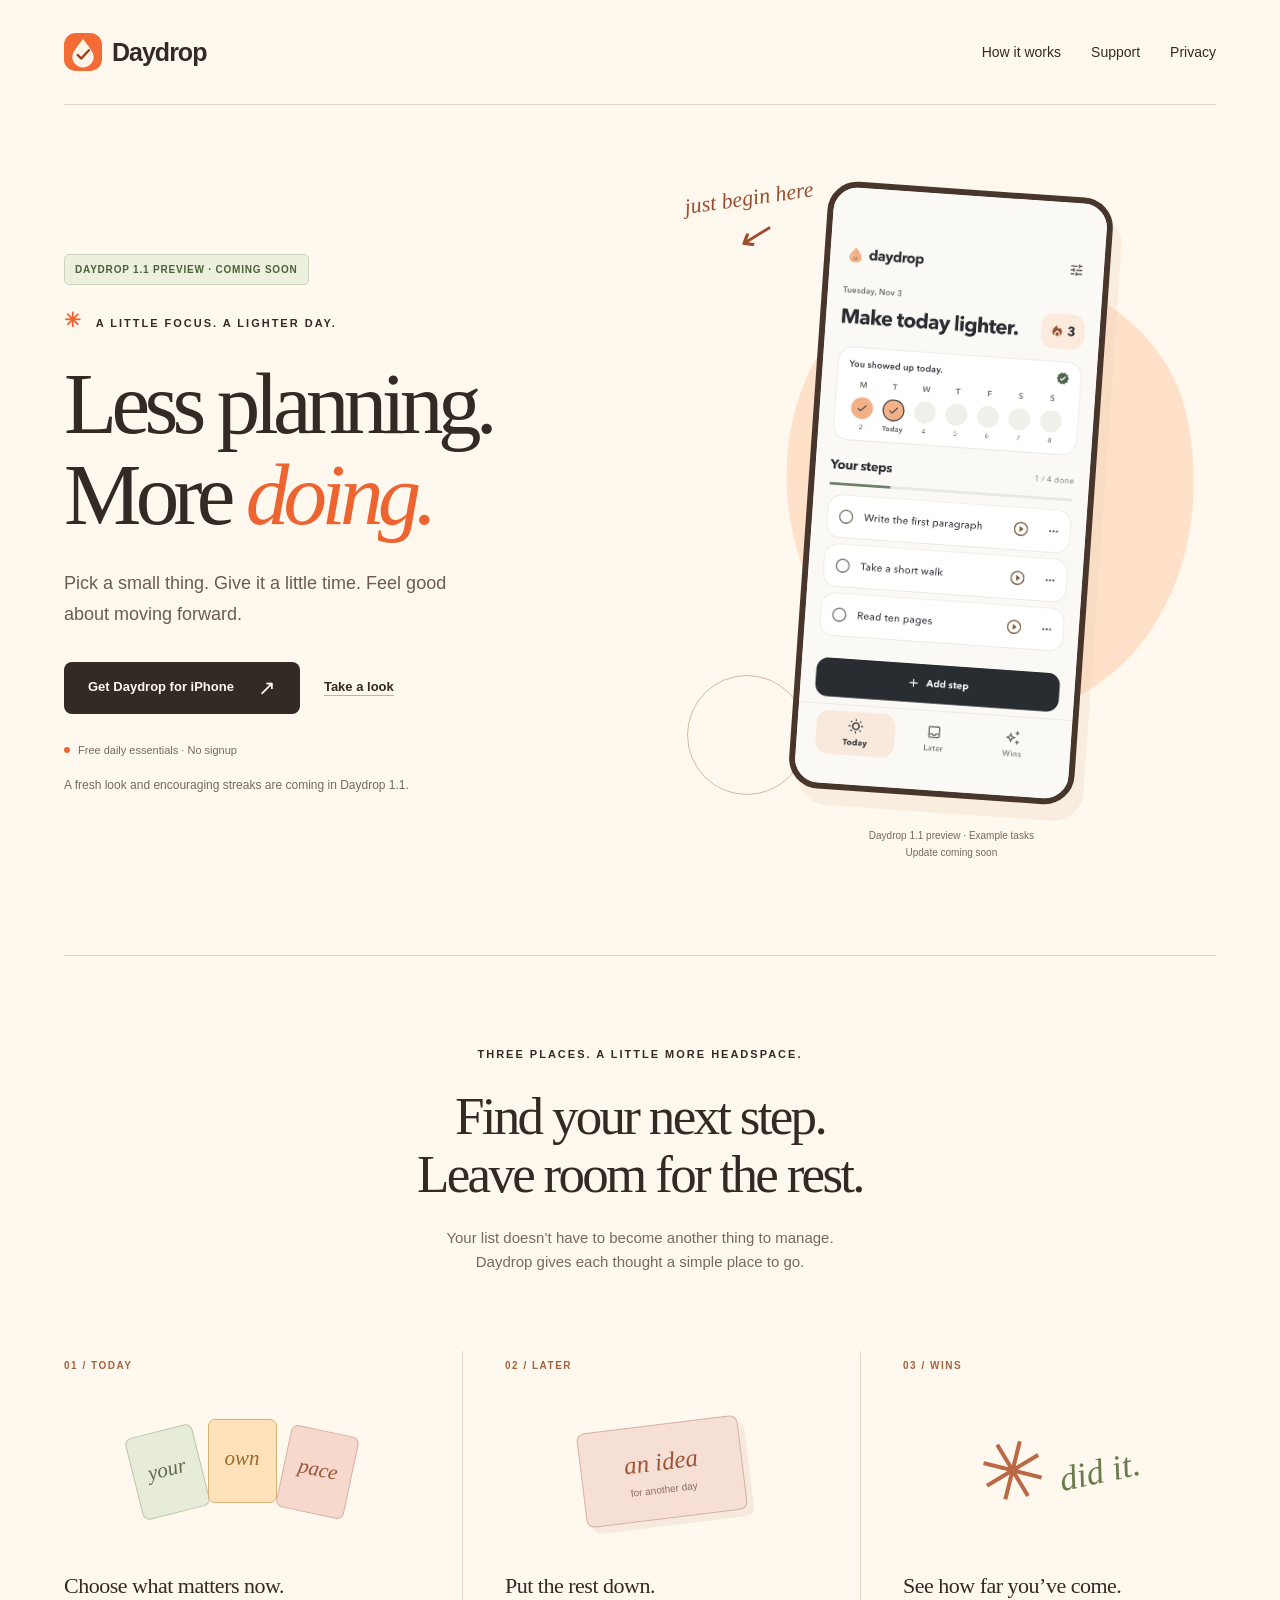
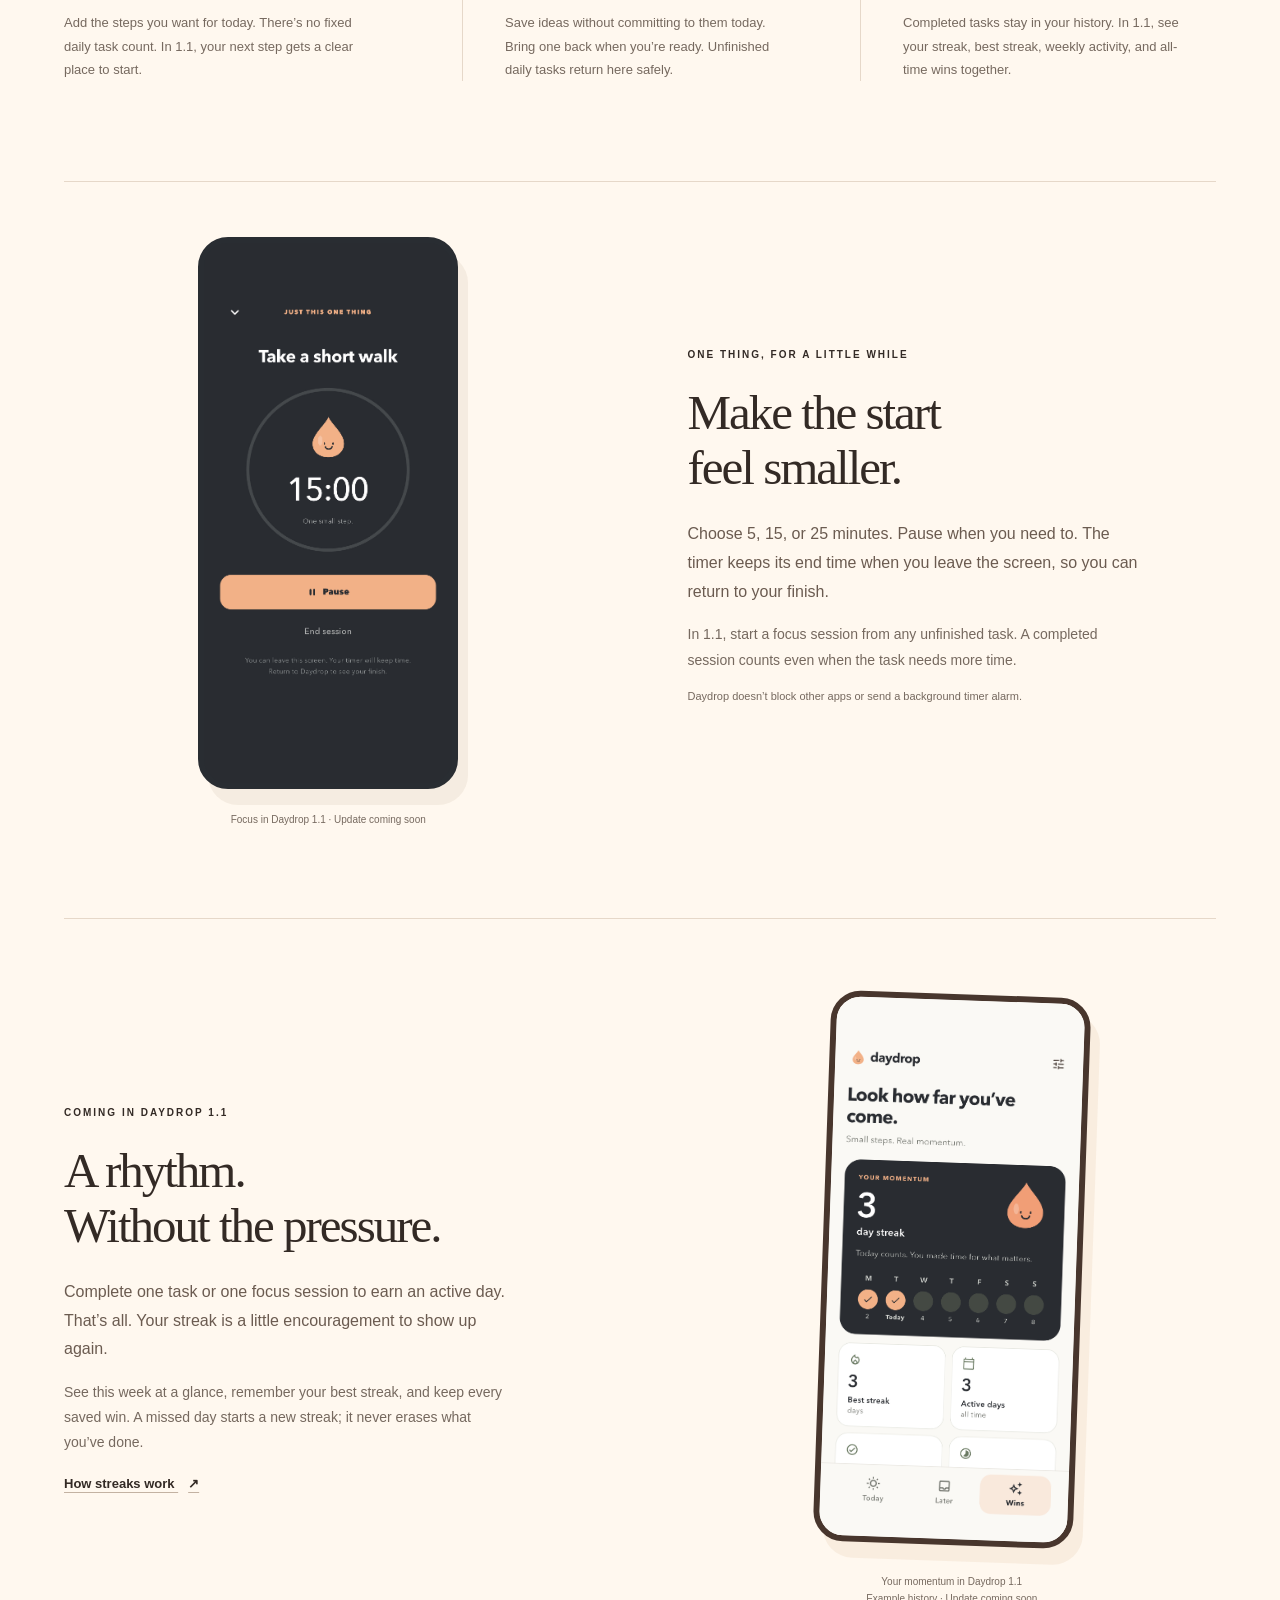
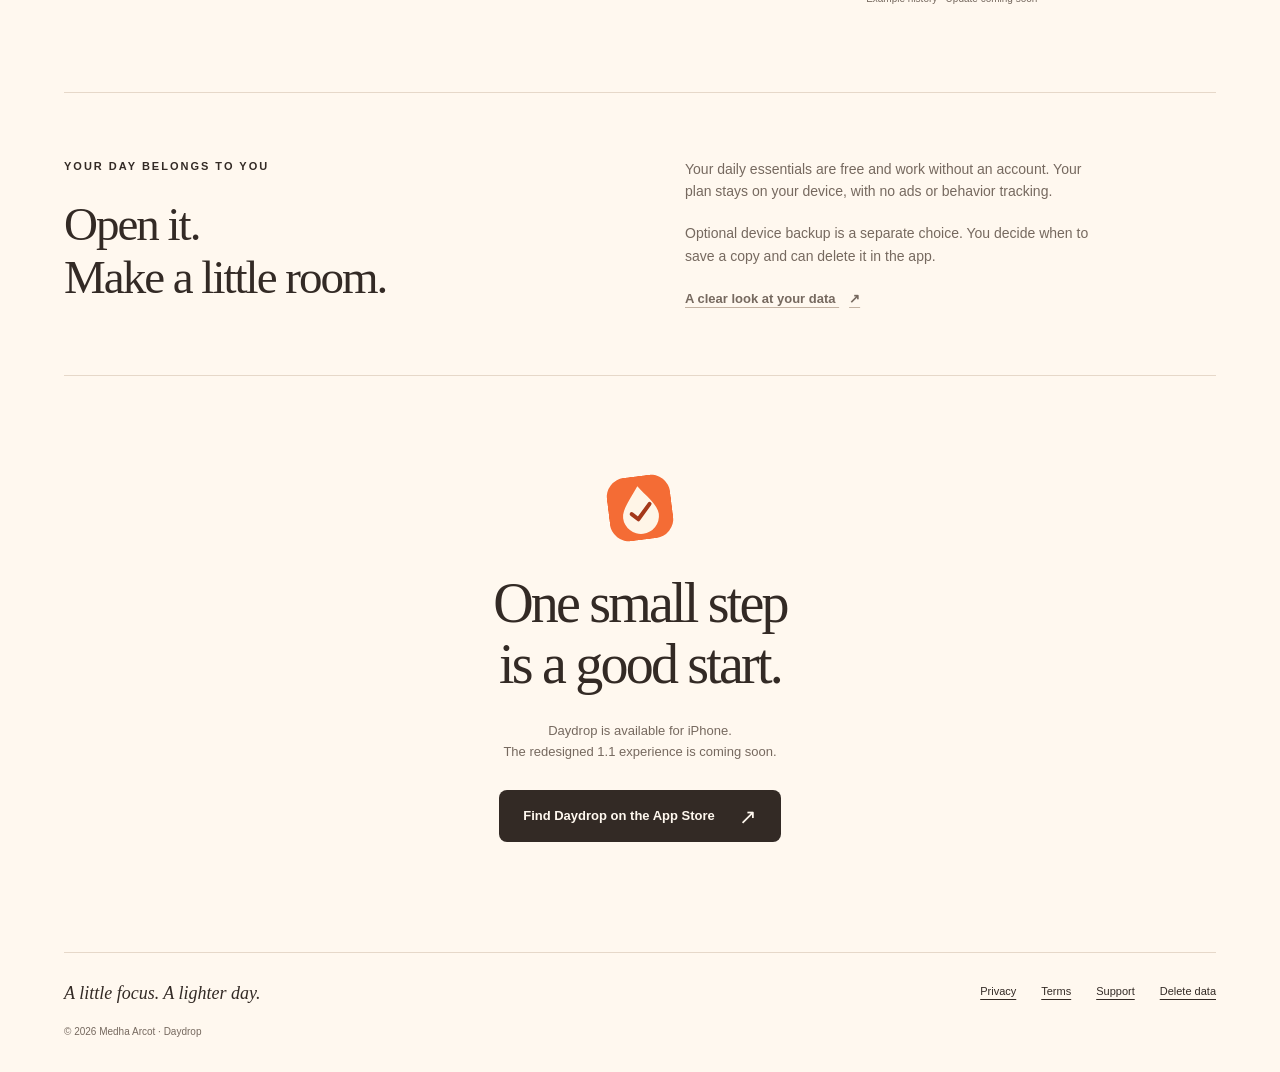
<file: index.html>
<!doctype html>
<html lang="en">
<head>
<meta charset="utf-8">
<meta name="viewport" content="width=device-width,initial-scale=1">
<meta name="theme-color" content="#fff8ef">
<title>Daydrop: To-Do &amp; Focus Timer</title>
<meta name="description" content="A simple daily planner and focus timer for iPhone. Choose your next small step, save ideas for later, and keep your wins. A fresh Daydrop 1.1 update is coming soon.">
<link rel="canonical" href="https://vadirajmkulkarni.github.io/daydrop-site/">
<meta property="og:title" content="Daydrop: To-Do &amp; Focus Timer">
<meta property="og:description" content="A simple daily planner and focus timer for iPhone. Choose your next small step, save ideas for later, and keep your wins. A fresh Daydrop 1.1 update is coming soon.">
<meta property="og:type" content="website">
<meta property="og:url" content="https://vadirajmkulkarni.github.io/daydrop-site/">
<link rel="icon" type="image/svg+xml" href="./assets/drop.svg">
<link rel="stylesheet" href="./assets/site.css">
</head>
<body>
<a class="skip" href="#main">Skip to content</a>
<div class="shell">
<header class="header">
  <a class="brand" href="./" aria-label="Daydrop home"><img src="./assets/drop.svg" alt="" width="38" height="38">Daydrop</a>
  <nav aria-label="Main navigation"><a href="#how">How it works</a><a href="./support/">Support</a><a href="./privacy/">Privacy</a></nav>
</header>
<main id="main">
<section class="hero">
  <div class="hero-copy">
    <p class="release-badge">Daydrop 1.1 preview · Coming soon</p>
    <p class="eyebrow"><span class="tiny-sun" aria-hidden="true">✳</span> A LITTLE FOCUS. A LIGHTER DAY.</p>
    <h1>Less planning.<br>More <em>doing.</em></h1>
    <p class="hero-description">Pick a small thing. Give it a little time. Feel good about moving forward.</p>
    <div class="hero-actions"><a class="button" href="https://apps.apple.com/app/id6823917173">Get Daydrop for iPhone <span aria-hidden="true">↗</span></a><a class="text-link" href="#how">Take a look</a></div>
    <p class="availability"><span aria-hidden="true"></span> Free daily essentials · No signup</p>
    <p class="update-note">A fresh look and encouraging streaks are coming in Daydrop 1.1.</p>
  </div>
  <div class="hero-art">
    <span class="orbit orbit-one" aria-hidden="true"></span><span class="orbit orbit-two" aria-hidden="true"></span>
    <div class="float-note" aria-hidden="true">just begin here <span>↙</span></div>
    <figure class="app-shot hero-shot">
      <div class="screen-frame"><img src="assets/01-today.jpg" width="1206" height="2622" alt="Daydrop 1.1 Today screen: a three-day streak, this week’s activity, one of four steps complete, and focus buttons beside each remaining task."></div>
      <figcaption>Daydrop 1.1 preview · Example tasks<br>Update coming soon</figcaption>
    </figure>
  </div>
</section>
<section class="intro" id="how">
  <p class="eyebrow">THREE PLACES. A LITTLE MORE HEADSPACE.</p>
  <h2>Find your next step.<br>Leave room for the rest.</h2>
  <p>Your list doesn’t have to become another thing to manage. Daydrop gives each thought a simple place to go.</p>
</section>
<section class="rhythm" aria-label="How Daydrop works">
  <article><span class="step">01 / TODAY</span><div class="feature-art pick-art" aria-hidden="true"><span>your</span><span>own</span><span>pace</span></div><h3>Choose what matters now.</h3><p>Add the steps you want for today. There’s no fixed daily task count. In 1.1, your next step gets a clear place to start.</p></article>
  <article><span class="step">02 / LATER</span><div class="feature-art later-art" aria-hidden="true"><span>an idea<br><i>for another day</i></span></div><h3>Put the rest down.</h3><p>Save ideas without committing to them today. Bring one back when you’re ready. Unfinished daily tasks return here safely.</p></article>
  <article><span class="step">03 / WINS</span><div class="feature-art wins-art" aria-hidden="true"><span>✳</span><i>did it.</i></div><h3>See how far you’ve come.</h3><p>Completed tasks stay in your history. In 1.1, see your streak, best streak, weekly activity, and all-time wins together.</p></article>
</section>
<section class="focus-story">
  <figure class="app-shot story-shot"><div class="screen-frame focus-frame"><img src="assets/02-focus.jpg" width="1206" height="2622" loading="lazy" alt="Daydrop 1.1 focus screen with a fifteen-minute timer for Take a short walk, a smiling droplet, Pause, and End session."></div><figcaption>Focus in Daydrop 1.1 · Update coming soon</figcaption></figure>
  <div class="story-copy"><p class="eyebrow">ONE THING, FOR A LITTLE WHILE</p><h2>Make the start<br>feel smaller.</h2><p>Choose 5, 15, or 25 minutes. Pause when you need to. The timer keeps its end time when you leave the screen, so you can return to your finish.</p><p class="story-detail">In 1.1, start a focus session from any unfinished task. A completed session counts even when the task needs more time.</p><p class="story-note">Daydrop doesn’t block other apps or send a background timer alarm.</p></div>
</section>
<section class="streak-story" id="progress">
  <div class="story-copy"><p class="eyebrow">COMING IN DAYDROP 1.1</p><h2>A rhythm.<br>Without the pressure.</h2><p>Complete one task or one focus session to earn an active day. That’s all. Your streak is a little encouragement to show up again.</p><p class="story-detail">See this week at a glance, remember your best streak, and keep every saved win. A missed day starts a new streak; it never erases what you’ve done.</p><a class="text-link" href="support/#streaks">How streaks work <span aria-hidden="true">↗</span></a></div>
  <figure class="app-shot story-shot wins-shot"><div class="screen-frame"><img src="assets/03-wins.jpg" width="1206" height="2622" loading="lazy" alt="Daydrop 1.1 Wins screen with a three-day streak, weekly activity, a best streak of three days, and three active days from example history."></div><figcaption>Your momentum in Daydrop 1.1<br>Example history · Update coming soon</figcaption></figure>
</section>
<section class="quiet">
  <div><p class="eyebrow">YOUR DAY BELONGS TO YOU</p><h2>Open it.<br>Make a little room.</h2></div>
  <div><p>Your daily essentials are free and work without an account. Your plan stays on your device, with no ads or behavior tracking.</p><p>Optional device backup is a separate choice. You decide when to save a copy and can delete it in the app.</p><a class="text-link" href="privacy/">A clear look at your data <span aria-hidden="true">↗</span></a></div>
</section>
<section class="closing"><img src="assets/drop.svg" alt="" width="64" height="64"><h2>One small step<br>is a good start.</h2><p>Daydrop is available for iPhone.<br>The redesigned 1.1 experience is coming soon.</p><a class="button" href="https://apps.apple.com/app/id6823917173">Find Daydrop on the App Store <span aria-hidden="true">↗</span></a></section>
</main>
<footer><a class="footer-brand" href="./">A little focus. A lighter day.</a><div class="footer-links"><a href="./privacy/">Privacy</a><a href="./terms/">Terms</a><a href="./support/">Support</a><a href="./delete-data/">Delete data</a></div><p>© 2026 Medha Arcot · Daydrop</p></footer>
</div>
</body>
</html>
</file>
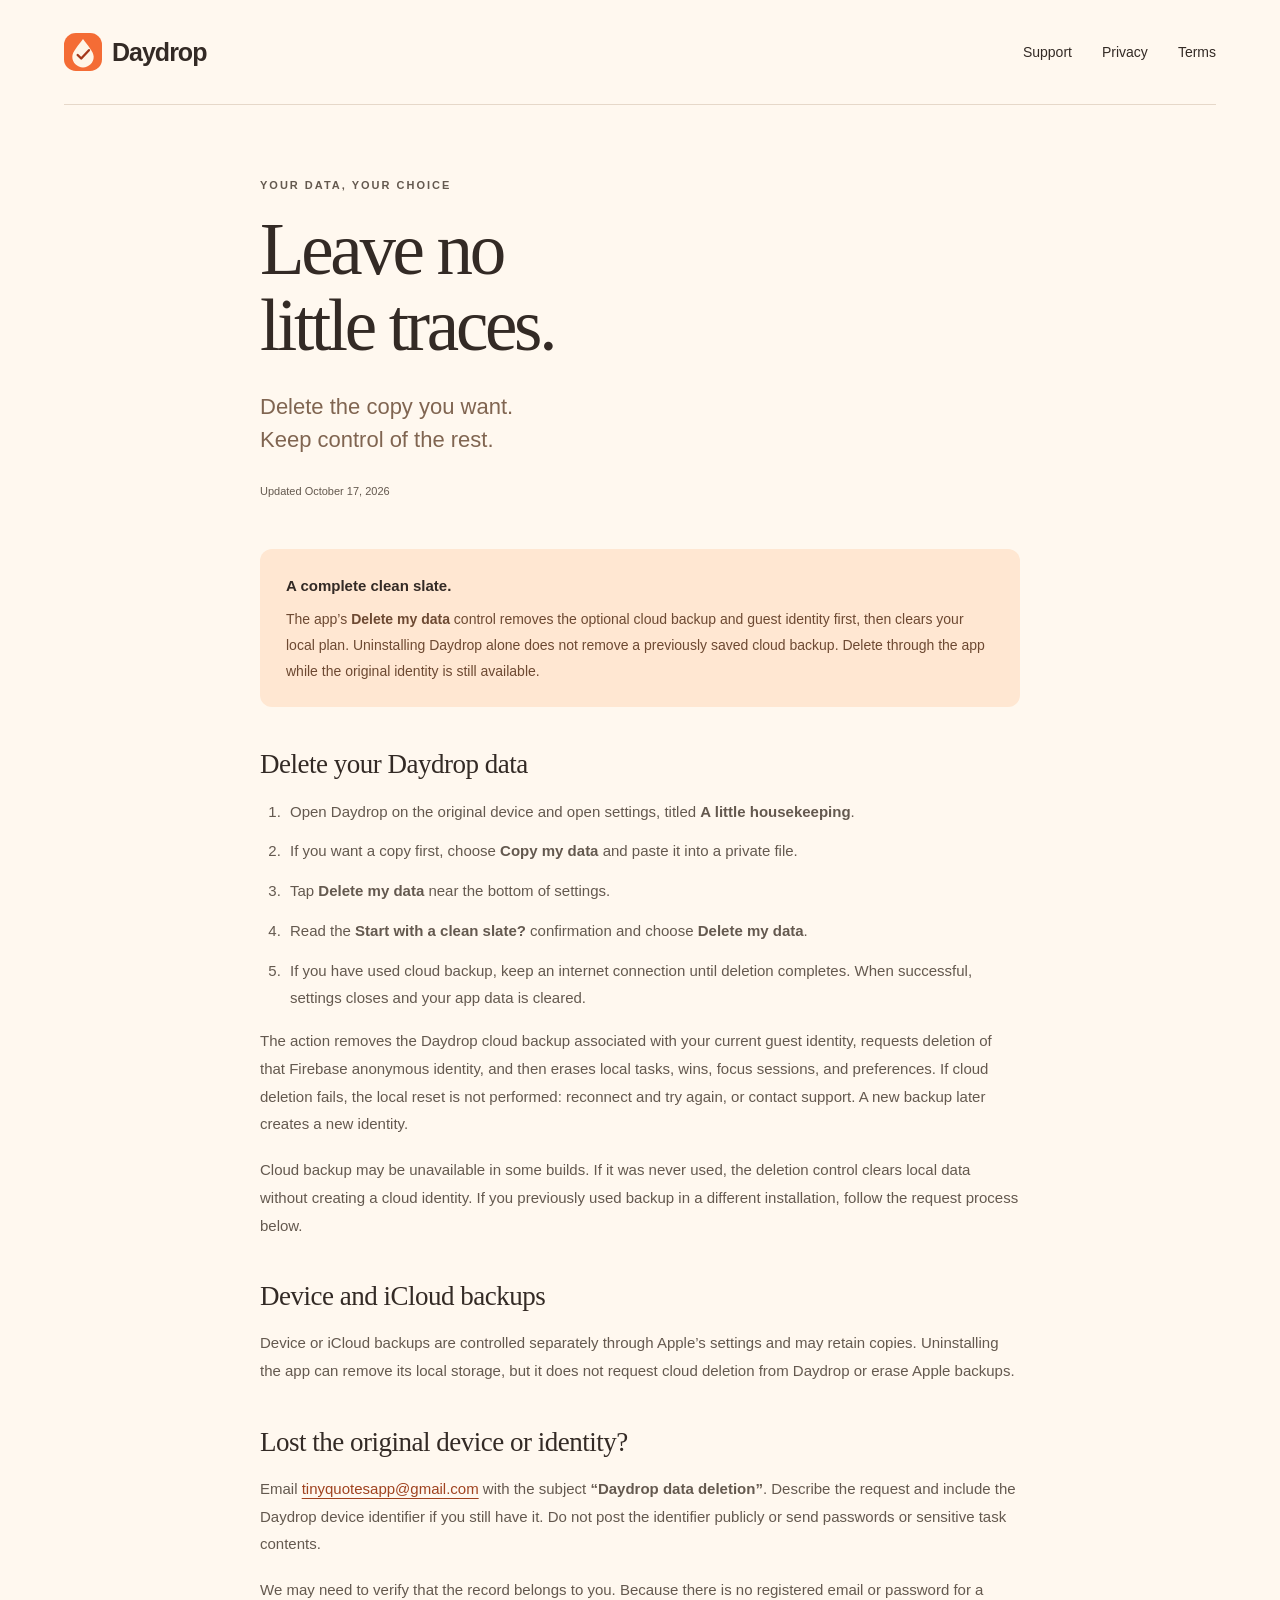
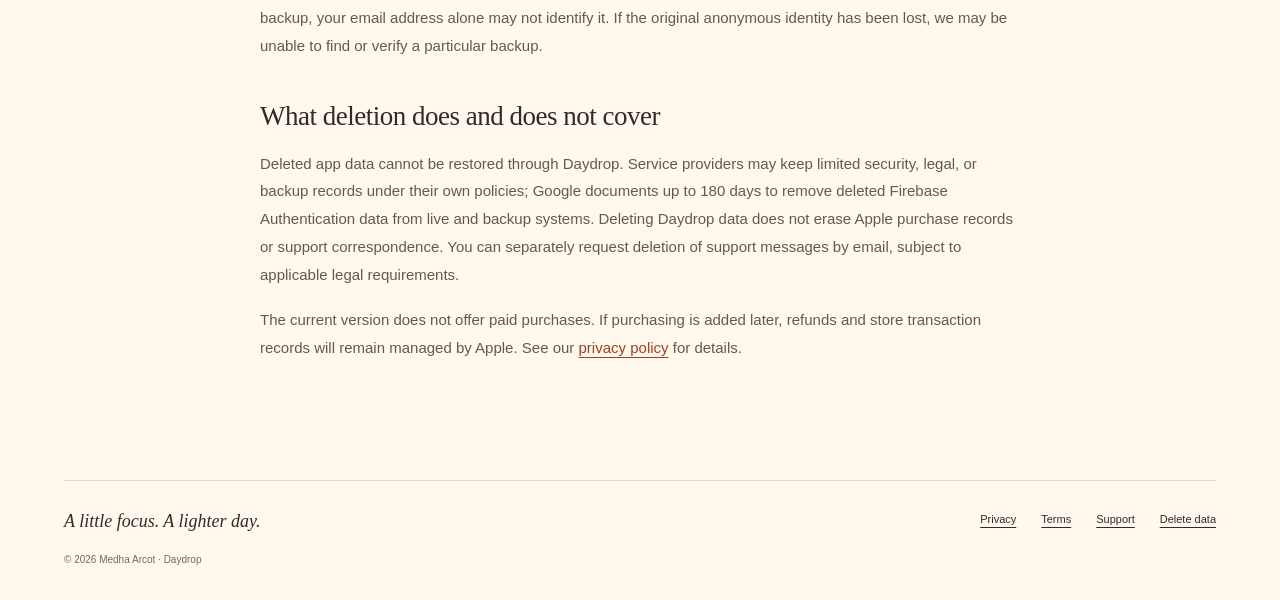
<file: delete-data/index.html>
<!doctype html>
<html lang="en"><head><meta charset="utf-8"><meta name="viewport" content="width=device-width,initial-scale=1"><meta name="theme-color" content="#fff8ef"><title>Delete your data · Daydrop</title><meta name="description" content="How to remove local Daydrop data, an optional Firebase backup and anonymous identity, or request privacy help."><link rel="canonical" href="https://vadirajmkulkarni.github.io/daydrop-site/delete-data/"><meta property="og:title" content="Delete your data · Daydrop"><meta property="og:description" content="How to remove local Daydrop data, an optional Firebase backup and anonymous identity, or request privacy help."><meta property="og:type" content="website"><meta property="og:url" content="https://vadirajmkulkarni.github.io/daydrop-site/delete-data/"><link rel="icon" type="image/svg+xml" href="../assets/drop.svg"><link rel="stylesheet" href="../assets/site.css"></head>
<body><a class="skip" href="#main">Skip to content</a><div class="shell"><header class="header"><a class="brand" href="../" aria-label="Daydrop home"><img src="../assets/drop.svg" alt="" width="38" height="38">Daydrop</a><nav aria-label="Main navigation"><a href="../support/">Support</a><a href="../privacy/">Privacy</a><a href="../terms/">Terms</a></nav></header>
<main id="main" class="legal">
<div class="doc-heading"><p class="eyebrow">YOUR DATA, YOUR CHOICE</p><h1>Leave no<br>little traces.</h1><p class="lead">Delete the copy you want.<br>Keep control of the rest.</p><p class="meta">Updated October 17, 2026</p></div>
<div class="notice"><strong>A complete clean slate.</strong><p>The app’s <strong>Delete my data</strong> control removes the optional cloud backup and guest identity first, then clears your local plan. Uninstalling Daydrop alone does not remove a previously saved cloud backup. Delete through the app while the original identity is still available.</p></div>
<h2>Delete your Daydrop data</h2><ol><li>Open Daydrop on the original device and open settings, titled <strong>A little housekeeping</strong>.</li><li>If you want a copy first, choose <strong>Copy my data</strong> and paste it into a private file.</li><li>Tap <strong>Delete my data</strong> near the bottom of settings.</li><li>Read the <strong>Start with a clean slate?</strong> confirmation and choose <strong>Delete my data</strong>.</li><li>If you have used cloud backup, keep an internet connection until deletion completes. When successful, settings closes and your app data is cleared.</li></ol><p>The action removes the Daydrop cloud backup associated with your current guest identity, requests deletion of that Firebase anonymous identity, and then erases local tasks, wins, focus sessions, and preferences. If cloud deletion fails, the local reset is not performed: reconnect and try again, or contact support. A new backup later creates a new identity.</p><p>Cloud backup may be unavailable in some builds. If it was never used, the deletion control clears local data without creating a cloud identity. If you previously used backup in a different installation, follow the request process below.</p>
<h2>Device and iCloud backups</h2><p>Device or iCloud backups are controlled separately through Apple’s settings and may retain copies. Uninstalling the app can remove its local storage, but it does not request cloud deletion from Daydrop or erase Apple backups.</p>
<h2>Lost the original device or identity?</h2><p>Email <a href="mailto:tinyquotesapp@gmail.com?subject=Daydrop%20data%20deletion">tinyquotesapp@gmail.com</a> with the subject <strong>“Daydrop data deletion”</strong>. Describe the request and include the Daydrop device identifier if you still have it. Do not post the identifier publicly or send passwords or sensitive task contents.</p><p>We may need to verify that the record belongs to you. Because there is no registered email or password for a backup, your email address alone may not identify it. If the original anonymous identity has been lost, we may be unable to find or verify a particular backup.</p>
<h2>What deletion does and does not cover</h2><p>Deleted app data cannot be restored through Daydrop. Service providers may keep limited security, legal, or backup records under their own policies; Google documents up to 180 days to remove deleted Firebase Authentication data from live and backup systems. Deleting Daydrop data does not erase Apple purchase records or support correspondence. You can separately request deletion of support messages by email, subject to applicable legal requirements.</p><p>The current version does not offer paid purchases. If purchasing is added later, refunds and store transaction records will remain managed by Apple. See our <a href="../privacy/">privacy policy</a> for details.</p></main>
<footer><a class="footer-brand" href="../">A little focus. A lighter day.</a><div class="footer-links"><a href="../privacy/">Privacy</a><a href="../terms/">Terms</a><a href="../support/">Support</a><a href="../delete-data/">Delete data</a></div><p>© 2026 Medha Arcot · Daydrop</p></footer></div></body></html>
</file>
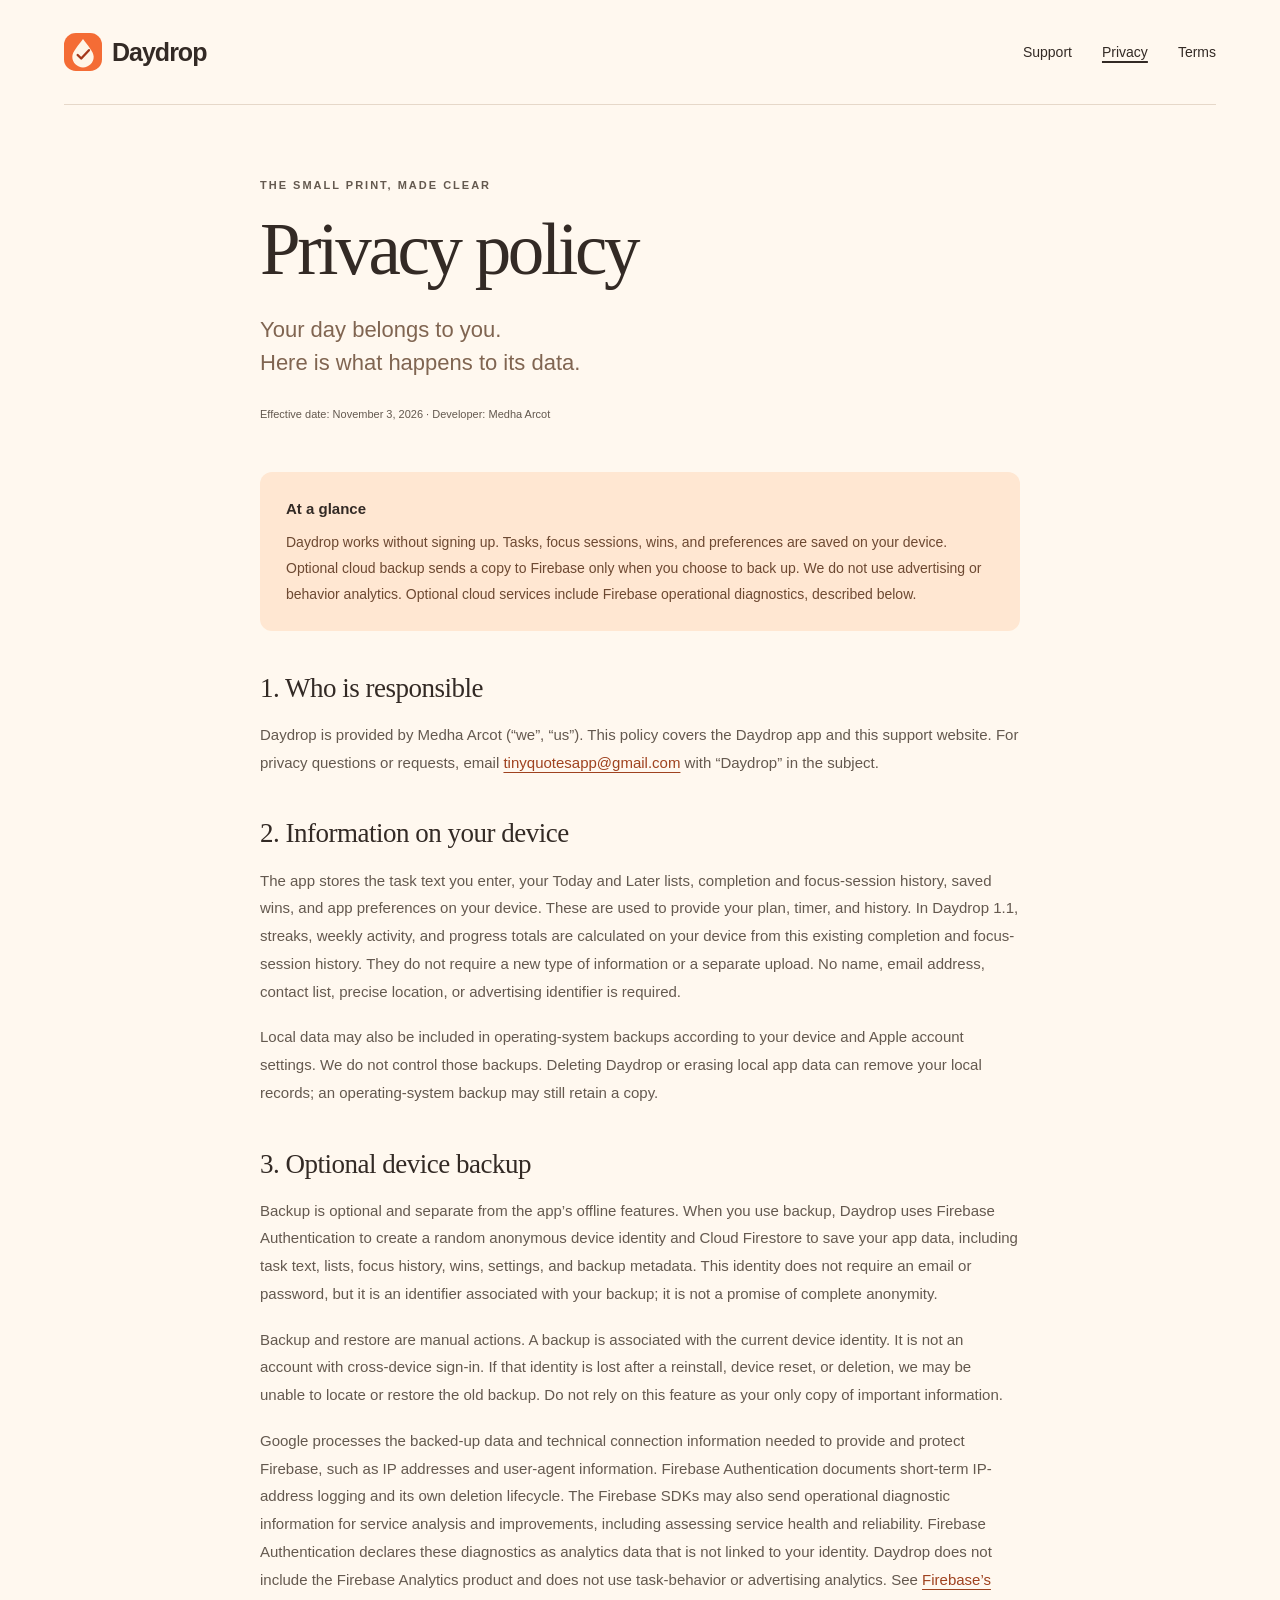
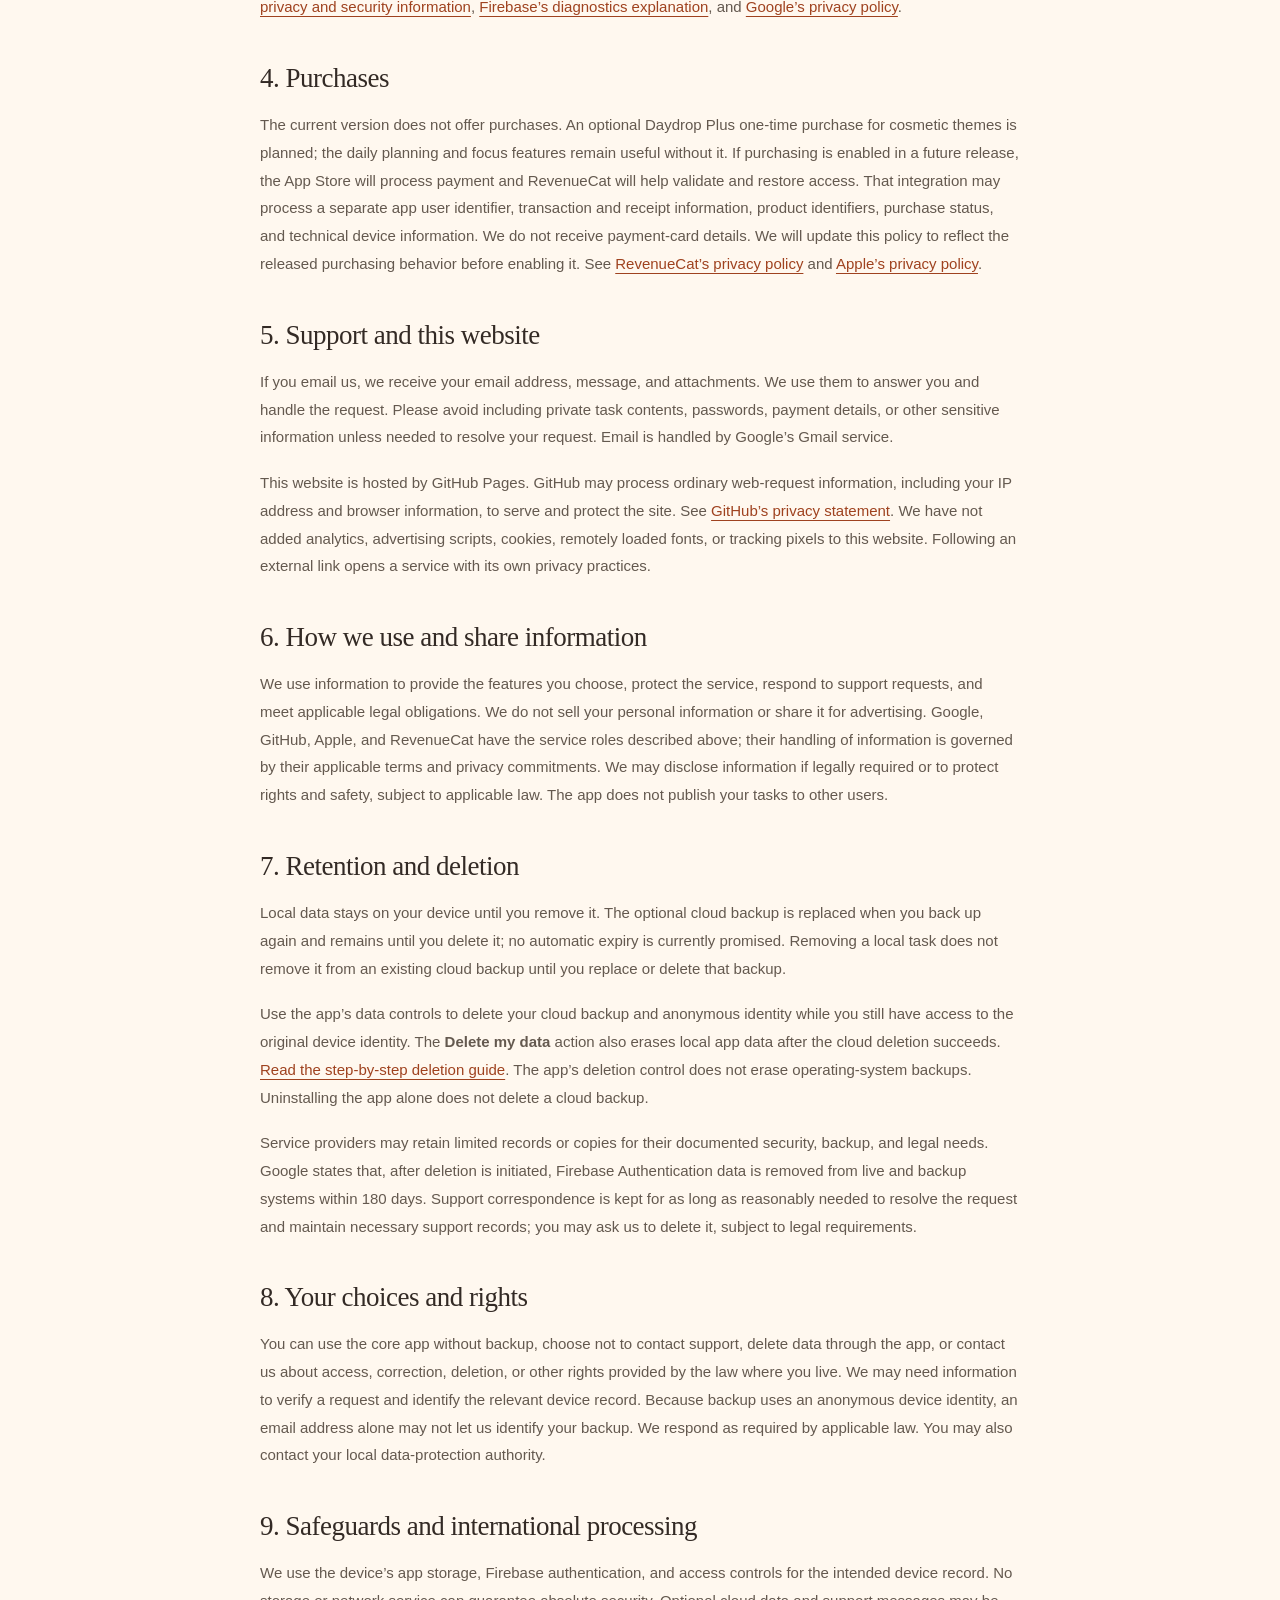
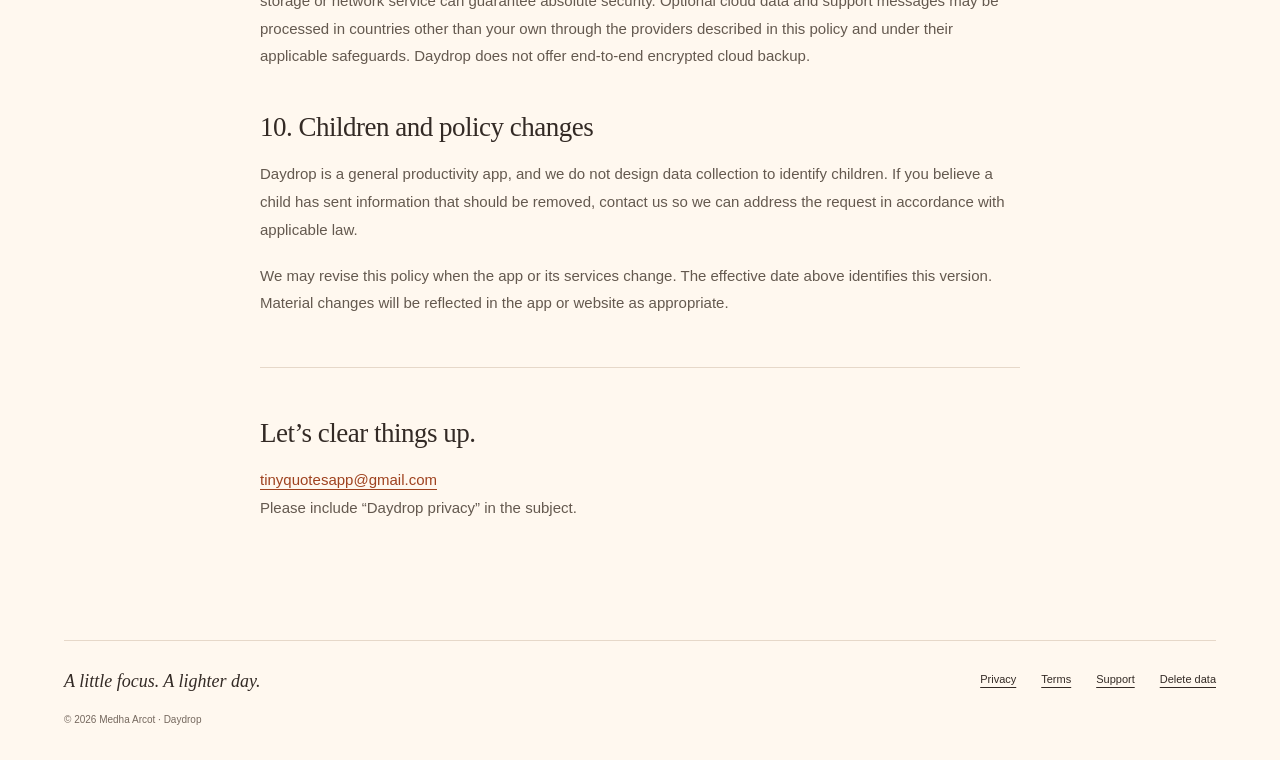
<file: privacy/index.html>
<!doctype html>
<html lang="en"><head><meta charset="utf-8"><meta name="viewport" content="width=device-width,initial-scale=1"><meta name="theme-color" content="#fff8ef"><title>Privacy policy · Daydrop</title><meta name="description" content="How Daydrop handles local tasks, optional device backup, purchases, and support messages."><link rel="canonical" href="https://vadirajmkulkarni.github.io/daydrop-site/privacy/"><meta property="og:title" content="Privacy policy · Daydrop"><meta property="og:description" content="How Daydrop handles local tasks, optional device backup, purchases, and support messages."><meta property="og:type" content="website"><meta property="og:url" content="https://vadirajmkulkarni.github.io/daydrop-site/privacy/"><link rel="icon" type="image/svg+xml" href="../assets/drop.svg"><link rel="stylesheet" href="../assets/site.css"></head>
<body><a class="skip" href="#main">Skip to content</a><div class="shell"><header class="header"><a class="brand" href="../" aria-label="Daydrop home"><img src="../assets/drop.svg" alt="" width="38" height="38">Daydrop</a><nav aria-label="Main navigation"><a href="../support/">Support</a><a href="../privacy/" aria-current="page">Privacy</a><a href="../terms/">Terms</a></nav></header>
<main id="main" class="legal">
<div class="doc-heading"><p class="eyebrow">THE SMALL PRINT, MADE CLEAR</p><h1>Privacy policy</h1><p class="lead">Your day belongs to you.<br>Here is what happens to its data.</p><p class="meta">Effective date: November 3, 2026 · Developer: Medha Arcot</p></div>
<div class="notice"><strong>At a glance</strong><p>Daydrop works without signing up. Tasks, focus sessions, wins, and preferences are saved on your device. Optional cloud backup sends a copy to Firebase only when you choose to back up. We do not use advertising or behavior analytics. Optional cloud services include Firebase operational diagnostics, described below.</p></div>
<h2>1. Who is responsible</h2><p>Daydrop is provided by Medha Arcot (“we”, “us”). This policy covers the Daydrop app and this support website. For privacy questions or requests, email <a href="mailto:tinyquotesapp@gmail.com?subject=Daydrop%20privacy">tinyquotesapp@gmail.com</a> with “Daydrop” in the subject.</p>
<h2>2. Information on your device</h2><p>The app stores the task text you enter, your Today and Later lists, completion and focus-session history, saved wins, and app preferences on your device. These are used to provide your plan, timer, and history. In Daydrop 1.1, streaks, weekly activity, and progress totals are calculated on your device from this existing completion and focus-session history. They do not require a new type of information or a separate upload. No name, email address, contact list, precise location, or advertising identifier is required.</p><p>Local data may also be included in operating-system backups according to your device and Apple account settings. We do not control those backups. Deleting Daydrop or erasing local app data can remove your local records; an operating-system backup may still retain a copy.</p>
<h2>3. Optional device backup</h2><p>Backup is optional and separate from the app’s offline features. When you use backup, Daydrop uses Firebase Authentication to create a random anonymous device identity and Cloud Firestore to save your app data, including task text, lists, focus history, wins, settings, and backup metadata. This identity does not require an email or password, but it is an identifier associated with your backup; it is not a promise of complete anonymity.</p><p>Backup and restore are manual actions. A backup is associated with the current device identity. It is not an account with cross-device sign-in. If that identity is lost after a reinstall, device reset, or deletion, we may be unable to locate or restore the old backup. Do not rely on this feature as your only copy of important information.</p><p>Google processes the backed-up data and technical connection information needed to provide and protect Firebase, such as IP addresses and user-agent information. Firebase Authentication documents short-term IP-address logging and its own deletion lifecycle. The Firebase SDKs may also send operational diagnostic information for service analysis and improvements, including assessing service health and reliability. Firebase Authentication declares these diagnostics as analytics data that is not linked to your identity. Daydrop does not include the Firebase Analytics product and does not use task-behavior or advertising analytics. See <a href="https://firebase.google.com/support/privacy">Firebase’s privacy and security information</a>, <a href="https://firebase.google.com/support/faq/#privacy">Firebase’s diagnostics explanation</a>, and <a href="https://policies.google.com/privacy">Google’s privacy policy</a>.</p>
<h2>4. Purchases</h2><p>The current version does not offer purchases. An optional Daydrop Plus one-time purchase for cosmetic themes is planned; the daily planning and focus features remain useful without it. If purchasing is enabled in a future release, the App Store will process payment and RevenueCat will help validate and restore access. That integration may process a separate app user identifier, transaction and receipt information, product identifiers, purchase status, and technical device information. We do not receive payment-card details. We will update this policy to reflect the released purchasing behavior before enabling it. See <a href="https://www.revenuecat.com/privacy">RevenueCat’s privacy policy</a> and <a href="https://www.apple.com/legal/privacy/">Apple’s privacy policy</a>.</p>
<h2>5. Support and this website</h2><p>If you email us, we receive your email address, message, and attachments. We use them to answer you and handle the request. Please avoid including private task contents, passwords, payment details, or other sensitive information unless needed to resolve your request. Email is handled by Google’s Gmail service.</p><p>This website is hosted by GitHub Pages. GitHub may process ordinary web-request information, including your IP address and browser information, to serve and protect the site. See <a href="https://docs.github.com/en/site-policy/privacy-policies/github-general-privacy-statement">GitHub’s privacy statement</a>. We have not added analytics, advertising scripts, cookies, remotely loaded fonts, or tracking pixels to this website. Following an external link opens a service with its own privacy practices.</p>
<h2>6. How we use and share information</h2><p>We use information to provide the features you choose, protect the service, respond to support requests, and meet applicable legal obligations. We do not sell your personal information or share it for advertising. Google, GitHub, Apple, and RevenueCat have the service roles described above; their handling of information is governed by their applicable terms and privacy commitments. We may disclose information if legally required or to protect rights and safety, subject to applicable law. The app does not publish your tasks to other users.</p>
<h2>7. Retention and deletion</h2><p>Local data stays on your device until you remove it. The optional cloud backup is replaced when you back up again and remains until you delete it; no automatic expiry is currently promised. Removing a local task does not remove it from an existing cloud backup until you replace or delete that backup.</p><p>Use the app’s data controls to delete your cloud backup and anonymous identity while you still have access to the original device identity. The <strong>Delete my data</strong> action also erases local app data after the cloud deletion succeeds. <a href="../delete-data/">Read the step-by-step deletion guide</a>. The app’s deletion control does not erase operating-system backups. Uninstalling the app alone does not delete a cloud backup.</p><p>Service providers may retain limited records or copies for their documented security, backup, and legal needs. Google states that, after deletion is initiated, Firebase Authentication data is removed from live and backup systems within 180 days. Support correspondence is kept for as long as reasonably needed to resolve the request and maintain necessary support records; you may ask us to delete it, subject to legal requirements.</p>
<h2>8. Your choices and rights</h2><p>You can use the core app without backup, choose not to contact support, delete data through the app, or contact us about access, correction, deletion, or other rights provided by the law where you live. We may need information to verify a request and identify the relevant device record. Because backup uses an anonymous device identity, an email address alone may not let us identify your backup. We respond as required by applicable law. You may also contact your local data-protection authority.</p>
<h2>9. Safeguards and international processing</h2><p>We use the device’s app storage, Firebase authentication, and access controls for the intended device record. No storage or network service can guarantee absolute security. Optional cloud data and support messages may be processed in countries other than your own through the providers described in this policy and under their applicable safeguards. Daydrop does not offer end-to-end encrypted cloud backup.</p>
<h2>10. Children and policy changes</h2><p>Daydrop is a general productivity app, and we do not design data collection to identify children. If you believe a child has sent information that should be removed, contact us so we can address the request in accordance with applicable law.</p><p>We may revise this policy when the app or its services change. The effective date above identifies this version. Material changes will be reflected in the app or website as appropriate.</p>
<div class="doc-contact"><h2>Let’s clear things up.</h2><p><a href="mailto:tinyquotesapp@gmail.com?subject=Daydrop%20privacy">tinyquotesapp@gmail.com</a><br>Please include “Daydrop privacy” in the subject.</p></div></main>
<footer><a class="footer-brand" href="../">A little focus. A lighter day.</a><div class="footer-links"><a href="../privacy/">Privacy</a><a href="../terms/">Terms</a><a href="../support/">Support</a><a href="../delete-data/">Delete data</a></div><p>© 2026 Medha Arcot · Daydrop</p></footer></div></body></html>
</file>
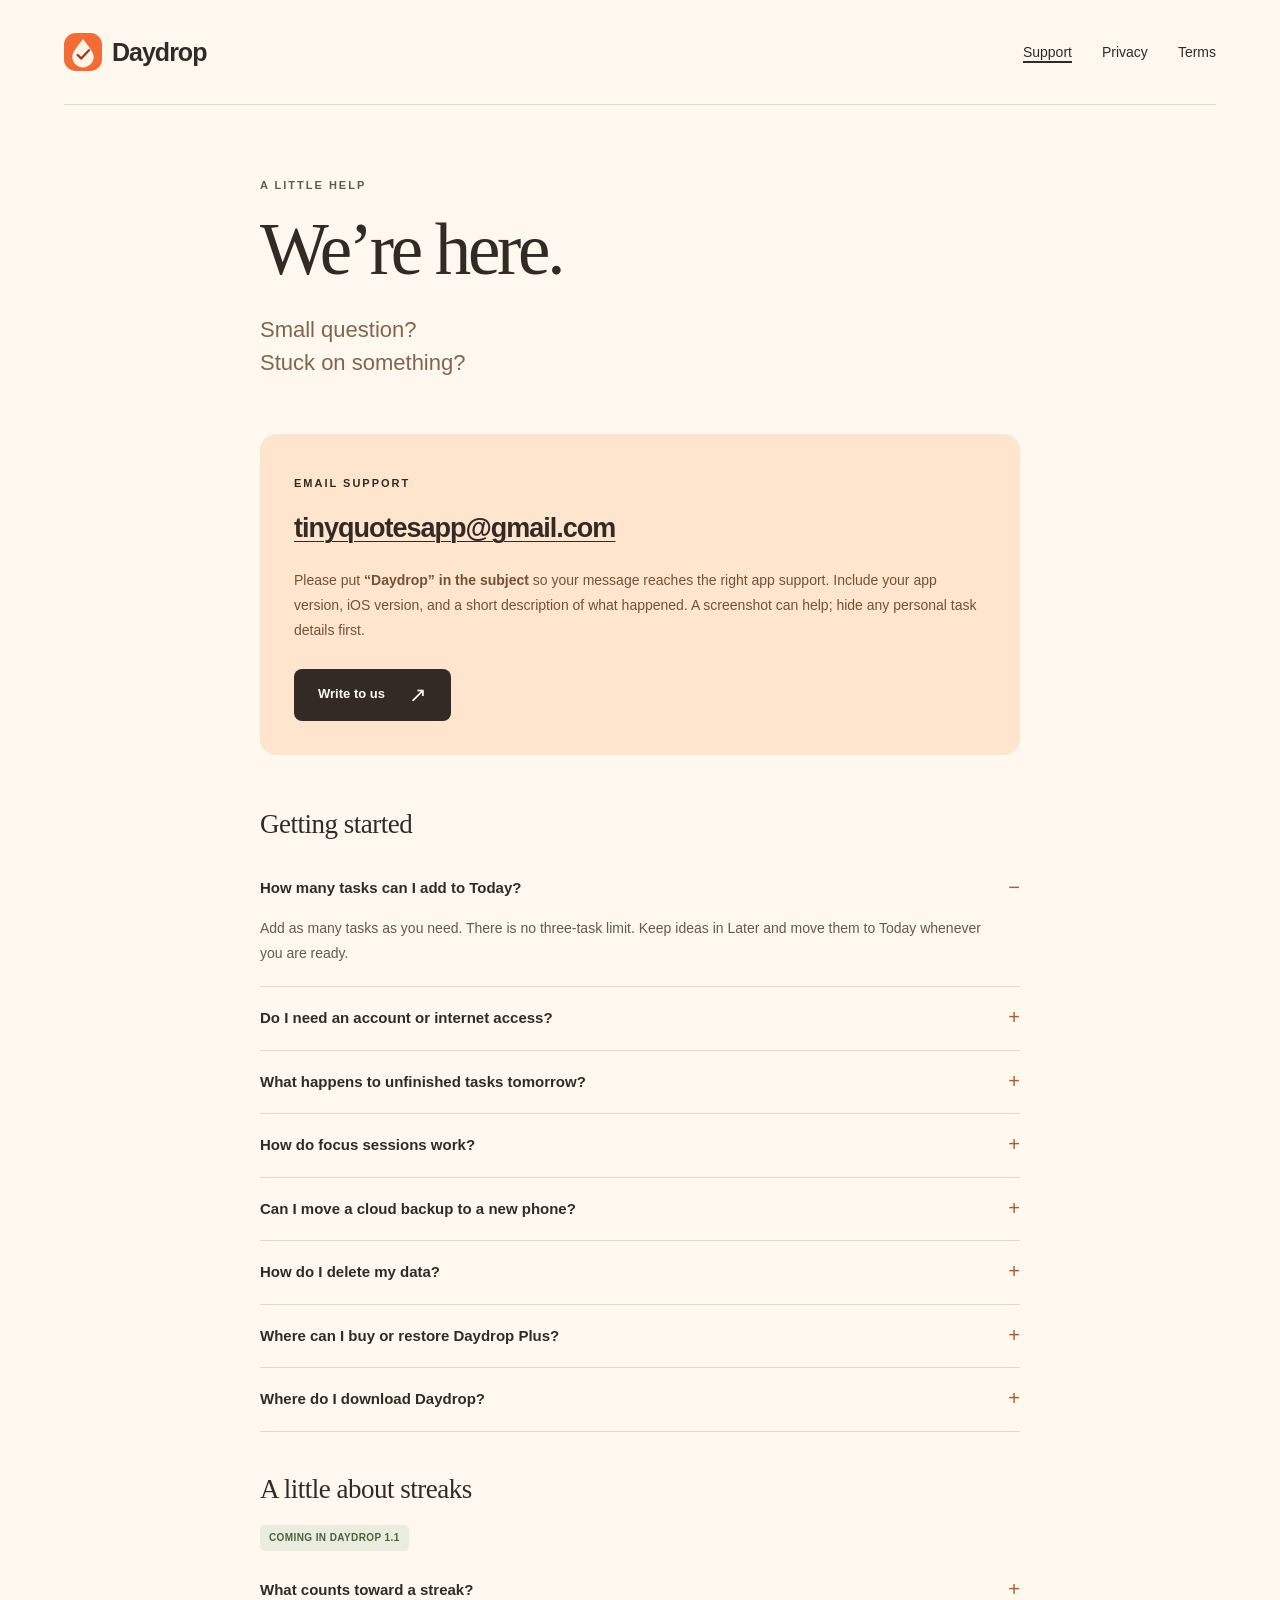
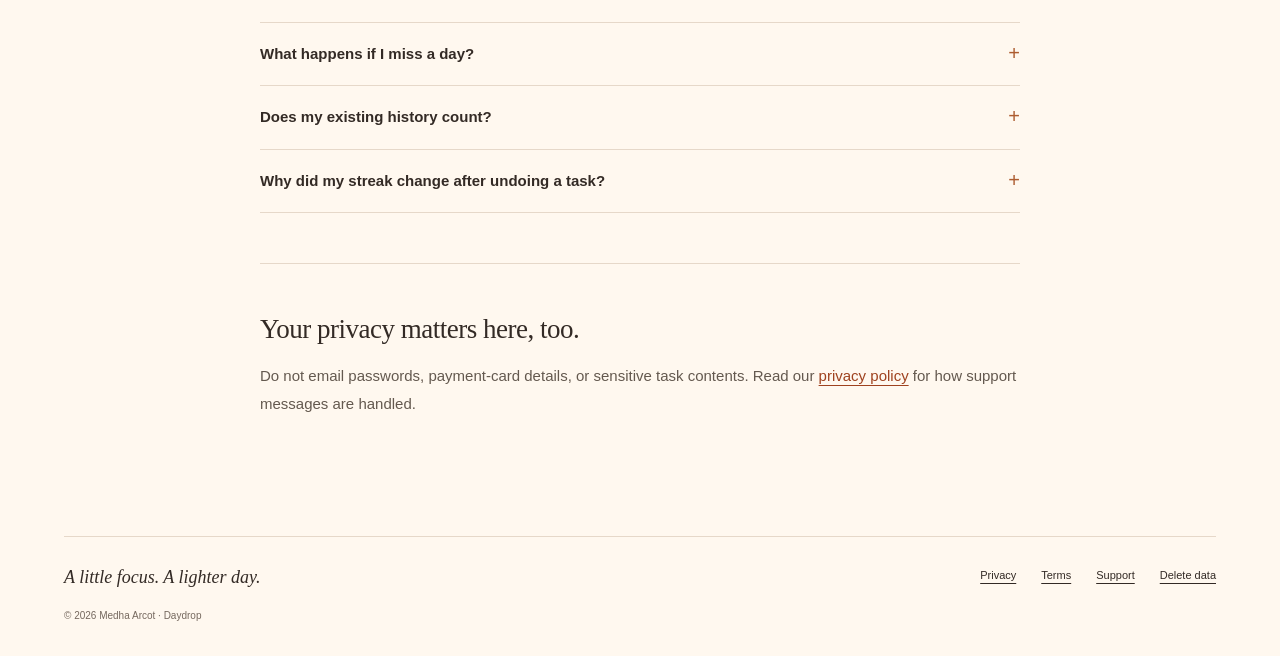
<file: support/index.html>
<!doctype html>
<html lang="en"><head><meta charset="utf-8"><meta name="viewport" content="width=device-width,initial-scale=1"><meta name="theme-color" content="#fff8ef"><title>Support · Daydrop</title><meta name="description" content="Get help with Daydrop, daily tasks, focus sessions, streaks, backups, and data deletion."><link rel="canonical" href="https://vadirajmkulkarni.github.io/daydrop-site/support/"><meta property="og:title" content="Support · Daydrop"><meta property="og:description" content="Get help with Daydrop, daily tasks, focus sessions, streaks, backups, and data deletion."><meta property="og:type" content="website"><meta property="og:url" content="https://vadirajmkulkarni.github.io/daydrop-site/support/"><link rel="icon" type="image/svg+xml" href="../assets/drop.svg"><link rel="stylesheet" href="../assets/site.css"></head>
<body><a class="skip" href="#main">Skip to content</a><div class="shell"><header class="header"><a class="brand" href="../" aria-label="Daydrop home"><img src="../assets/drop.svg" alt="" width="38" height="38">Daydrop</a><nav aria-label="Main navigation"><a href="../support/" aria-current="page">Support</a><a href="../privacy/">Privacy</a><a href="../terms/">Terms</a></nav></header>
<main id="main" class="legal">
<div class="doc-heading"><p class="eyebrow">A LITTLE HELP</p><h1>We’re here.</h1><p class="lead">Small question?<br>Stuck on something?</p></div>
<div class="contact-card"><span class="eyebrow">EMAIL SUPPORT</span><h2><a href="mailto:tinyquotesapp@gmail.com?subject=Daydrop%20support">tinyquotesapp@gmail.com</a></h2><p>Please put <strong>“Daydrop” in the subject</strong> so your message reaches the right app support. Include your app version, iOS version, and a short description of what happened. A screenshot can help; hide any personal task details first.</p><a class="button" href="mailto:tinyquotesapp@gmail.com?subject=Daydrop%20support">Write to us <span aria-hidden="true">↗</span></a></div>
<h2>Getting started</h2><details open><summary>How many tasks can I add to Today?</summary><p>Add as many tasks as you need. There is no three-task limit. Keep ideas in Later and move them to Today whenever you are ready.</p></details><details><summary>Do I need an account or internet access?</summary><p>No signup is needed for your daily plan or focus timer. Your data stays on your device unless you choose optional device backup. Backup, restore, support links, and any future purchases require a connection.</p></details><details><summary>What happens to unfinished tasks tomorrow?</summary><p>Unfinished tasks move to Later when Daydrop starts a new day, so they stay safely out of today’s way. Move any of them back to Today when you’re ready. A task in an active focus session stays with that session until it finishes.</p></details><details><summary>How do focus sessions work?</summary><p>Choose a 5, 15, or 25 minute session and work on one small thing. In 1.1, you can start from any unfinished task. Pause or end the session when needed. Daydrop keeps its end time when you leave the screen, and records a completed session when you return. It does not block other apps or send a background timer alarm.</p></details><details><summary>Can I move a cloud backup to a new phone?</summary><p>The optional backup is tied to an anonymous device identity, with no email sign-in or cross-device recovery. It is intended for manual backup and restore with that same identity. A reinstall or reset can lose access. Keep your own copy of important tasks.</p></details><details><summary>How do I delete my data?</summary><p>In settings, <strong>Delete my data</strong> removes your optional cloud backup and anonymous identity, then clears local data. See the <a href="../delete-data/">data deletion guide</a>. If you need help, contact us privately rather than posting your identifier publicly.</p></details><details><summary>Where can I buy or restore Daydrop Plus?</summary><p>Purchases are not available in the current version. Optional one-time Plus themes are planned. When they are enabled, the app will show the real purchase details and a Restore purchases control. There is no subscription offered by the current version.</p></details><details><summary>Where do I download Daydrop?</summary><p>Find <a href="https://apps.apple.com/app/id6823917173">Daydrop on the App Store</a> for iPhone. The refreshed 1.1 experience, including streaks and weekly progress, is coming soon. Availability may vary by storefront.</p></details>
<h2 id="streaks">A little about streaks</h2>
<span class="update-label">COMING IN DAYDROP 1.1</span>
<details><summary>What counts toward a streak?</summary><p>A local calendar day is active when you complete at least one task or finish one 5, 15, or 25 minute focus session. Several tasks and sessions on the same day still count as one active day. A focus session counts even if you leave the task unfinished.</p></details>
<details><summary>What happens if I miss a day?</summary><p>A missed day ends the current streak, but your best streak and saved wins stay. If yesterday was active, your current streak remains open while you still have today to add a win. There are no streak purchases, freezes, or penalties.</p></details>
<details><summary>Does my existing history count?</summary><p>Yes. Progress is calculated from the task completions and finished focus sessions already saved in Daydrop. Your weekly view and totals use the same history, with no extra signup or upload.</p></details>
<details><summary>Why did my streak change after undoing a task?</summary><p>Progress reflects your current saved history. Undoing the only completion on a day can remove that active day. A finished focus session on that day still counts. The calculation uses the device’s local calendar, so changing its time zone can also change which day a recorded activity belongs to.</p></details>
<div class="doc-contact"><h2>Your privacy matters here, too.</h2><p>Do not email passwords, payment-card details, or sensitive task contents. Read our <a href="../privacy/">privacy policy</a> for how support messages are handled.</p></div></main>
<footer><a class="footer-brand" href="../">A little focus. A lighter day.</a><div class="footer-links"><a href="../privacy/">Privacy</a><a href="../terms/">Terms</a><a href="../support/">Support</a><a href="../delete-data/">Delete data</a></div><p>© 2026 Medha Arcot · Daydrop</p></footer></div></body></html>
</file>
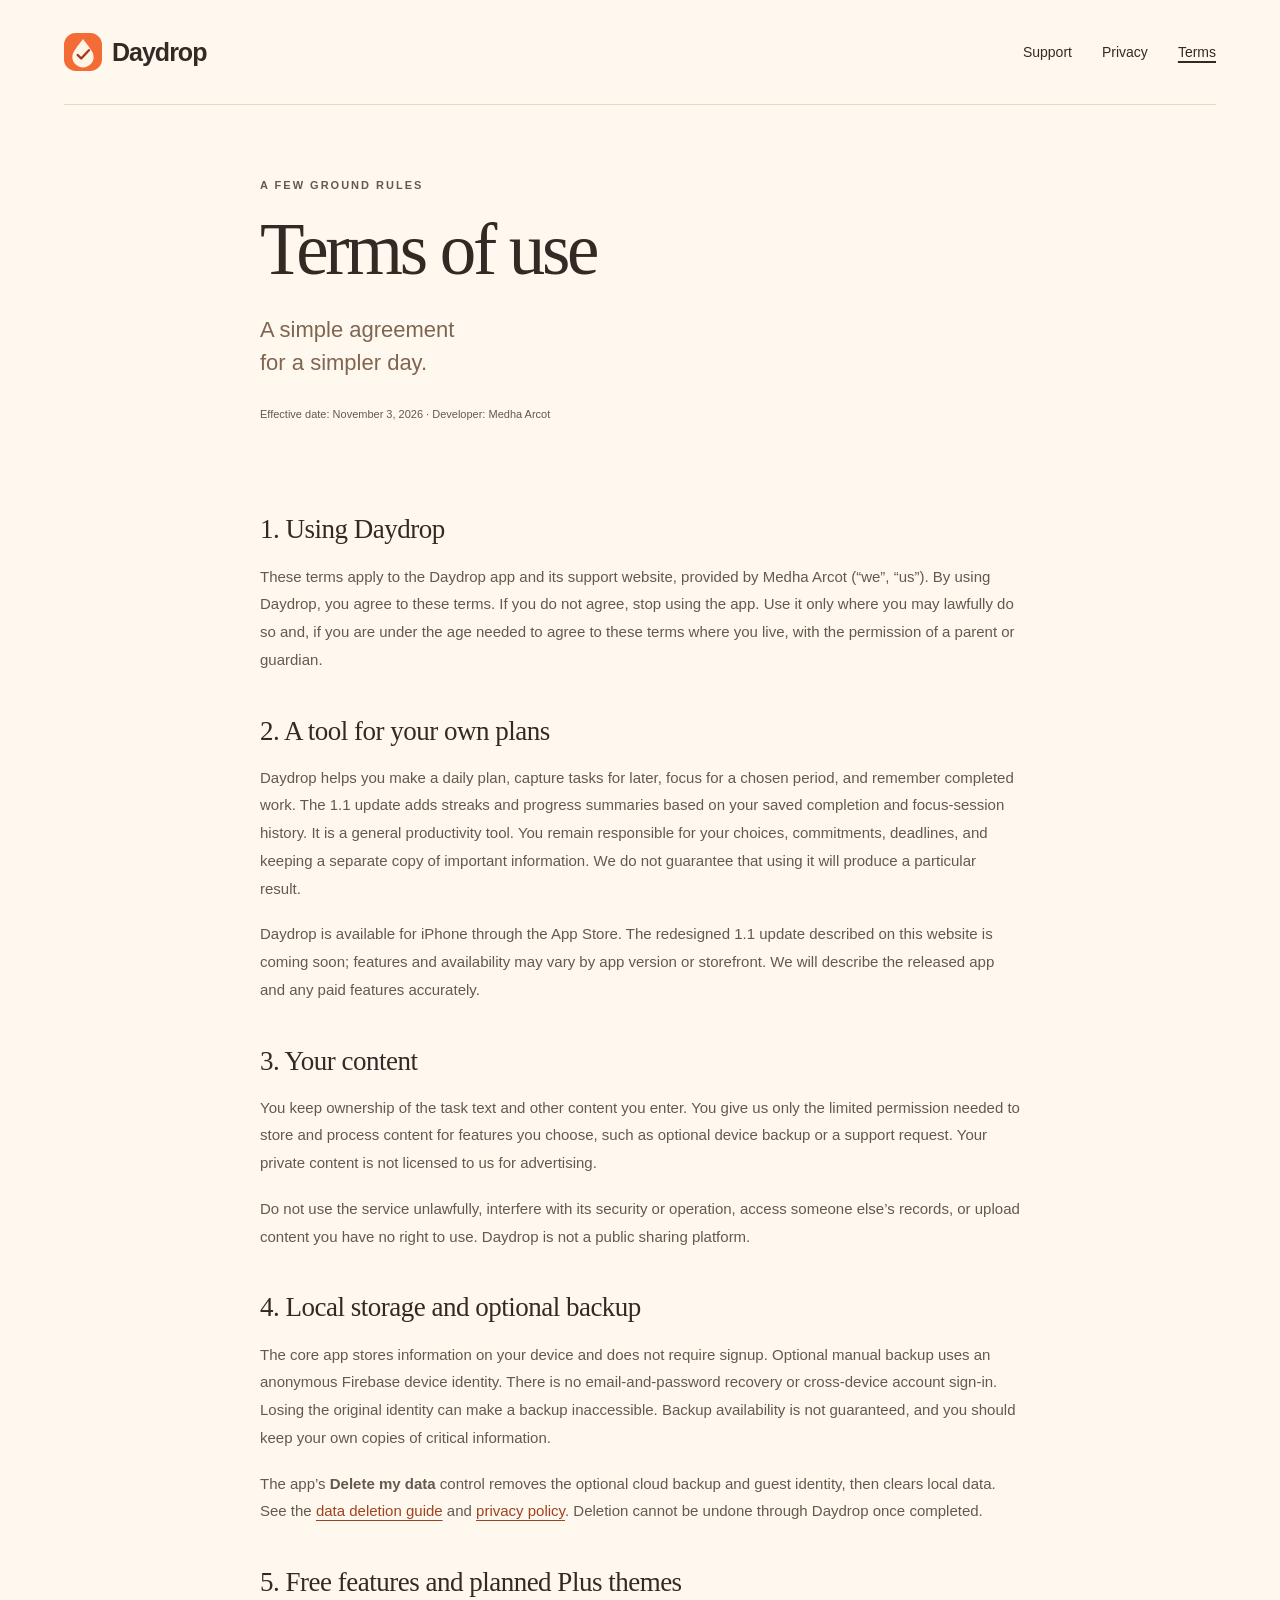
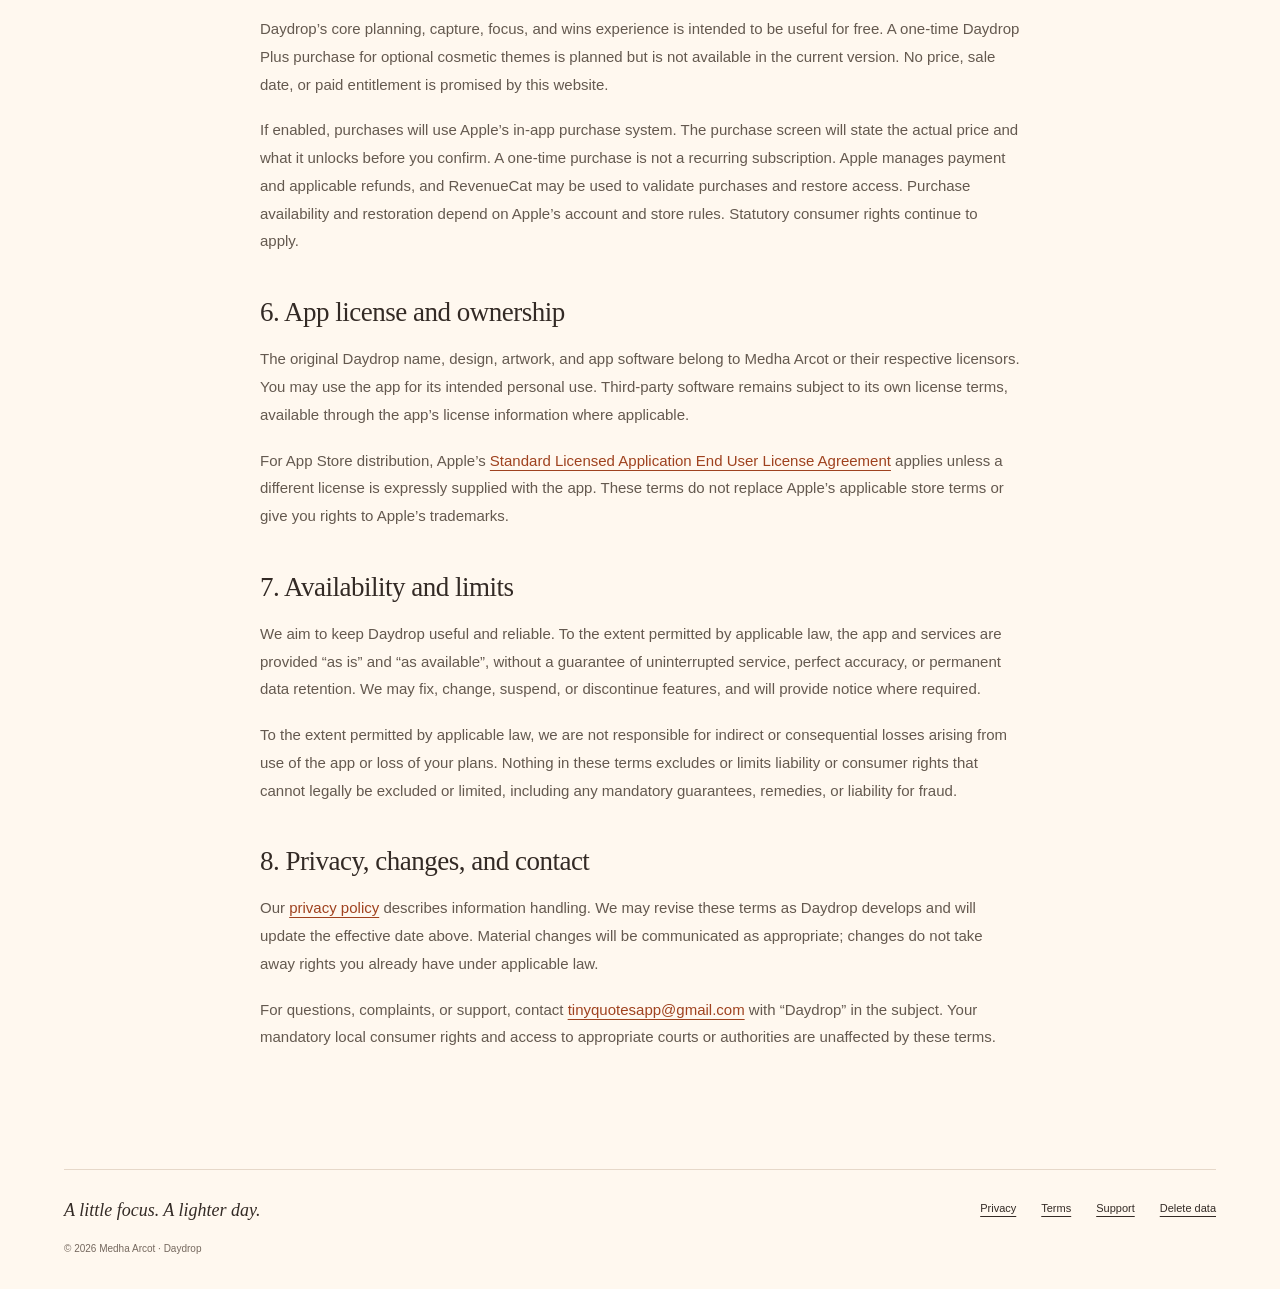
<file: terms/index.html>
<!doctype html>
<html lang="en"><head><meta charset="utf-8"><meta name="viewport" content="width=device-width,initial-scale=1"><meta name="theme-color" content="#fff8ef"><title>Terms of use · Daydrop</title><meta name="description" content="Terms for using Daydrop, its optional services, your content, and planned one-time cosmetic purchases."><link rel="canonical" href="https://vadirajmkulkarni.github.io/daydrop-site/terms/"><meta property="og:title" content="Terms of use · Daydrop"><meta property="og:description" content="Terms for using Daydrop, its optional services, your content, and planned one-time cosmetic purchases."><meta property="og:type" content="website"><meta property="og:url" content="https://vadirajmkulkarni.github.io/daydrop-site/terms/"><link rel="icon" type="image/svg+xml" href="../assets/drop.svg"><link rel="stylesheet" href="../assets/site.css"></head>
<body><a class="skip" href="#main">Skip to content</a><div class="shell"><header class="header"><a class="brand" href="../" aria-label="Daydrop home"><img src="../assets/drop.svg" alt="" width="38" height="38">Daydrop</a><nav aria-label="Main navigation"><a href="../support/">Support</a><a href="../privacy/">Privacy</a><a href="../terms/" aria-current="page">Terms</a></nav></header>
<main id="main" class="legal">
<div class="doc-heading"><p class="eyebrow">A FEW GROUND RULES</p><h1>Terms of use</h1><p class="lead">A simple agreement<br>for a simpler day.</p><p class="meta">Effective date: November 3, 2026 · Developer: Medha Arcot</p></div>
<h2>1. Using Daydrop</h2><p>These terms apply to the Daydrop app and its support website, provided by Medha Arcot (“we”, “us”). By using Daydrop, you agree to these terms. If you do not agree, stop using the app. Use it only where you may lawfully do so and, if you are under the age needed to agree to these terms where you live, with the permission of a parent or guardian.</p>
<h2>2. A tool for your own plans</h2><p>Daydrop helps you make a daily plan, capture tasks for later, focus for a chosen period, and remember completed work. The 1.1 update adds streaks and progress summaries based on your saved completion and focus-session history. It is a general productivity tool. You remain responsible for your choices, commitments, deadlines, and keeping a separate copy of important information. We do not guarantee that using it will produce a particular result.</p><p>Daydrop is available for iPhone through the App Store. The redesigned 1.1 update described on this website is coming soon; features and availability may vary by app version or storefront. We will describe the released app and any paid features accurately.</p>
<h2>3. Your content</h2><p>You keep ownership of the task text and other content you enter. You give us only the limited permission needed to store and process content for features you choose, such as optional device backup or a support request. Your private content is not licensed to us for advertising.</p><p>Do not use the service unlawfully, interfere with its security or operation, access someone else’s records, or upload content you have no right to use. Daydrop is not a public sharing platform.</p>
<h2>4. Local storage and optional backup</h2><p>The core app stores information on your device and does not require signup. Optional manual backup uses an anonymous Firebase device identity. There is no email-and-password recovery or cross-device account sign-in. Losing the original identity can make a backup inaccessible. Backup availability is not guaranteed, and you should keep your own copies of critical information.</p><p>The app’s <strong>Delete my data</strong> control removes the optional cloud backup and guest identity, then clears local data. See the <a href="../delete-data/">data deletion guide</a> and <a href="../privacy/">privacy policy</a>. Deletion cannot be undone through Daydrop once completed.</p>
<h2>5. Free features and planned Plus themes</h2><p>Daydrop’s core planning, capture, focus, and wins experience is intended to be useful for free. A one-time Daydrop Plus purchase for optional cosmetic themes is planned but is not available in the current version. No price, sale date, or paid entitlement is promised by this website.</p><p>If enabled, purchases will use Apple’s in-app purchase system. The purchase screen will state the actual price and what it unlocks before you confirm. A one-time purchase is not a recurring subscription. Apple manages payment and applicable refunds, and RevenueCat may be used to validate purchases and restore access. Purchase availability and restoration depend on Apple’s account and store rules. Statutory consumer rights continue to apply.</p>
<h2>6. App license and ownership</h2><p>The original Daydrop name, design, artwork, and app software belong to Medha Arcot or their respective licensors. You may use the app for its intended personal use. Third-party software remains subject to its own license terms, available through the app’s license information where applicable.</p><p>For App Store distribution, Apple’s <a href="https://www.apple.com/legal/internet-services/itunes/dev/stdeula/">Standard Licensed Application End User License Agreement</a> applies unless a different license is expressly supplied with the app. These terms do not replace Apple’s applicable store terms or give you rights to Apple’s trademarks.</p>
<h2>7. Availability and limits</h2><p>We aim to keep Daydrop useful and reliable. To the extent permitted by applicable law, the app and services are provided “as is” and “as available”, without a guarantee of uninterrupted service, perfect accuracy, or permanent data retention. We may fix, change, suspend, or discontinue features, and will provide notice where required.</p><p>To the extent permitted by applicable law, we are not responsible for indirect or consequential losses arising from use of the app or loss of your plans. Nothing in these terms excludes or limits liability or consumer rights that cannot legally be excluded or limited, including any mandatory guarantees, remedies, or liability for fraud.</p>
<h2>8. Privacy, changes, and contact</h2><p>Our <a href="../privacy/">privacy policy</a> describes information handling. We may revise these terms as Daydrop develops and will update the effective date above. Material changes will be communicated as appropriate; changes do not take away rights you already have under applicable law.</p><p>For questions, complaints, or support, contact <a href="mailto:tinyquotesapp@gmail.com?subject=Daydrop%20support">tinyquotesapp@gmail.com</a> with “Daydrop” in the subject. Your mandatory local consumer rights and access to appropriate courts or authorities are unaffected by these terms.</p></main>
<footer><a class="footer-brand" href="../">A little focus. A lighter day.</a><div class="footer-links"><a href="../privacy/">Privacy</a><a href="../terms/">Terms</a><a href="../support/">Support</a><a href="../delete-data/">Delete data</a></div><p>© 2026 Medha Arcot · Daydrop</p></footer></div></body></html>
</file>
<file: assets/site.css>
:root{--paper:#fff8ef;--ink:#332a25;--muted:#76695f;--accent:#ed6431;--peach:#ffddc5;--line:#e6d8c9;--green:#576c4d;--serif:Georgia,'Times New Roman',serif;--sans:ui-sans-serif,-apple-system,BlinkMacSystemFont,'Segoe UI',sans-serif}*{box-sizing:border-box}html{scroll-behavior:smooth;scroll-padding-top:30px}body{margin:0;background:var(--paper);color:var(--ink);font-family:var(--sans);font-size:16px;-webkit-font-smoothing:antialiased;line-height:1.6}a{color:inherit;text-underline-offset:4px}a:hover{color:#a53d19}a:focus-visible,summary:focus-visible{outline:3px solid #a83d18;outline-offset:6px;border-radius:2px}img{max-width:100%}.shell{max-width:1360px;margin:auto;padding:0 64px}.skip{position:fixed;top:-80px;left:20px;z-index:100;padding:12px 20px;background:var(--ink);color:white}.skip:focus{top:16px}.header{padding:32px 0;display:flex;justify-content:space-between;align-items:center;border-bottom:1px solid var(--line)}.brand{font-weight:750;font-size:25px;letter-spacing:-1px;text-decoration:none;display:flex;gap:10px;align-items:center}.brand img{width:38px;height:38px}.header nav{display:flex;gap:30px;align-items:center}.header nav a{font-size:14px;text-decoration:none}.header nav a[aria-current=page]{text-decoration:underline;text-decoration-thickness:2px}.hero{min-height:760px;display:grid;grid-template-columns:1.12fr 1fr;align-items:center;gap:30px;padding:80px 0 90px}.eyebrow{font-size:11px;letter-spacing:2px;font-weight:700;line-height:1.5;margin:0 0 24px}.tiny-sun{font-size:20px;margin-right:8px;color:var(--accent)}h1,h2,h3,p{margin-top:0}.hero h1{font:500 clamp(60px,6.8vw,98px)/1.04 var(--serif);letter-spacing:-5.7px;margin-bottom:28px}.hero h1 em{color:var(--accent);font-weight:400}.hero-description{max-width:395px;font-size:18px;line-height:1.7;color:#6b5b50}.hero-description span{white-space:nowrap}.hero-actions{display:flex;align-items:center;gap:24px;margin:32px 0 28px}.button{display:inline-flex;align-items:center;justify-content:space-between;gap:24px;min-height:52px;padding:13px 24px;border-radius:8px;background:var(--ink);color:var(--paper);font-size:13px;font-weight:650;text-decoration:none}.button:hover{background:#633b2a;color:#fff8ef}.button span{font-size:21px;font-weight:400;line-height:1}.text-link{font-size:13px;font-weight:650;text-decoration:underline;text-decoration-color:#c3b2a2}.text-link span{margin-left:10px}.availability{display:flex;align-items:center;gap:8px;font-size:11px;color:var(--muted)}.availability>span{height:6px;width:6px;background:var(--accent);border-radius:50%}.hero-art{position:relative;min-height:610px;display:flex;justify-content:center;align-items:center}.orbit{position:absolute;z-index:-1;background:#ffe1ca}.orbit-one{width:410px;height:450px;transform:rotate(-12deg);border-radius:45% 55% 51% 49%/50% 43% 57% 50%;top:80px;right:18px}.orbit-two{width:120px;height:120px;border:1px solid #d4bba5;border-radius:50%;background:none;bottom:70px;left:0}.float-note{position:absolute;z-index:2;top:15px;left:0;transform:rotate(-8deg);font:italic 22px var(--serif);color:#9b4e2f}.float-note span{display:block;font-size:39px;text-align:center;transform:rotate(15deg)}.phone{width:293px;min-height:565px;background:#fffdf7;border:7px solid #48362d;border-radius:44px;transform:rotate(6deg);box-shadow:15px 26px 0 #f0c5a950,3px 8px 25px #5c34271a;padding:38px 19px 20px;position:relative}.phone-island{position:absolute;top:12px;width:78px;height:19px;background:#48362d;border-radius:18px;left:50%;transform:translateX(-50%)}.preview-head{display:flex;justify-content:space-between;align-items:center;font-size:9px;font-weight:750;letter-spacing:2px;color:#a4522d}.preview-head>span+span{font-size:23px;font-weight:400;line-height:1}.preview-date{margin:25px 0 10px;color:#8a7666;font-size:8px;letter-spacing:1.8px}.phone h2{font:500 35px/1.08 var(--serif);letter-spacing:-1.6px;margin-bottom:18px}.preview-progress{display:flex;gap:5px}.preview-progress>span{height:6px;background:#e97542;border-radius:5px;flex:1}.preview-progress>span.empty{background:#ecdfcd}.preview-caption{font-size:9px;color:#8b6b55;margin:8px 0 22px}.task{display:flex;gap:10px;align-items:center;min-height:52px;border-bottom:1px solid #e9dfd0;font-size:11px;font-weight:550}.check{display:inline-flex;justify-content:center;align-items:center;border:1px solid #c9b59f;border-radius:50%;width:21px;height:21px;flex:none}.done .check{background:#e6ecd9;color:#536a3a;border-color:#cbd7b2;font-size:12px}.task.done>span:nth-child(2){text-decoration:line-through;text-decoration-color:#a6a28e;color:#8c8e7b}.task-spark{margin-left:auto;font-size:16px;color:#c69661}.task-arrow{margin-left:auto;font-size:16px;color:#ca6033}.preview-focus{border-radius:12px;padding:14px 9px;margin:24px 0 22px;background:#f5e8d8;font-size:9px;display:flex;gap:6px;align-items:center}.preview-focus>span:last-child{margin-left:auto;font-weight:650}.focus-dot{border:2px solid #bc8a56;width:10px;height:10px;border-radius:50%}.preview-nav{display:flex;justify-content:space-around;font-size:9px;line-height:1.9;color:#9d8c7f;text-align:center}.preview-nav .selected{color:#c45c32}.win-stamp{position:absolute;bottom:48px;right:-4px;transform:rotate(-12deg);width:118px;height:118px;background:#e7ebd9;border:1px solid #6b7c55;border-radius:50%;color:#5c7045;text-align:center;font-size:9px;font-weight:750;letter-spacing:1px;line-height:1.4;padding-top:17px;box-shadow:3px 4px 0 #fff8ef}.win-stamp>span{display:block;font-size:31px;line-height:1.2;margin-bottom:4px}.art-caption{position:absolute;bottom:-35px;left:50%;transform:translateX(-50%);font-size:9px;color:#8c7969;text-align:center;width:100%}.intro{text-align:center;border-top:1px solid var(--line);padding:90px 0 55px}.intro h2{font:400 53px/1.1 var(--serif);letter-spacing:-2.7px;margin-bottom:23px}.intro>p:last-child{max-width:415px;color:var(--muted);margin:0 auto;font-size:15px}.rhythm{display:grid;grid-template-columns:repeat(3,1fr);gap:42px;padding:22px 0 100px}.rhythm>article+article{border-left:1px solid var(--line);padding-left:42px}.step{font-size:10px;letter-spacing:1.5px;font-weight:650;color:#a5633d}.feature-art{height:150px;margin:20px 0 25px;display:flex;justify-content:center;align-items:center}.pick-art{position:relative;justify-content:center;gap:6px}.pick-art>span{background:#e7ebd9;border:1px solid #bdc6a3;width:69px;height:84px;border-radius:7px;text-align:center;padding-top:26px;font:italic 21px var(--serif);color:#5e6c4a;transform:rotate(-14deg)}.pick-art>span:nth-child(2){background:#ffe2b9;color:#9d692e;border-color:#d5b177;transform:rotate(0deg);margin-top:-22px}.pick-art>span:nth-child(3){background:#f6d8cd;border-color:#d7b0a1;color:#9b5537;transform:rotate(12deg)}.timer-art>div{width:134px;height:134px;border:1px solid #d5b6a4;border-radius:50%;box-shadow:inset 0 0 0 10px var(--paper),inset 0 0 0 11px #e8cbb6;text-align:center;padding-top:27px;font:400 53px/.9 var(--serif);color:#b05b34}.timer-art span{display:block;font:600 6px/1.5 var(--sans);letter-spacing:1px;margin-top:10px}.wins-art{gap:12px}.wins-art>span{font-size:82px;line-height:1;color:#bb6846;transform:rotate(14deg)}.wins-art>i{font:italic 35px var(--serif);color:#6a7c4d;transform:rotate(-12deg)}.rhythm h3{font:500 22px/1.25 var(--serif);letter-spacing:-.5px;margin-bottom:12px}.rhythm p{font-size:13px;line-height:1.8;color:var(--muted);max-width:290px;margin-bottom:0}.quiet{display:grid;grid-template-columns:1fr 1fr;gap:90px;padding:65px 0;border-top:1px solid var(--line);border-bottom:1px solid var(--line)}.quiet h2{font:400 47px/1.13 var(--serif);letter-spacing:-2px;margin-bottom:0}.quiet>div:last-child{align-self:center;max-width:410px;font-size:14px;color:var(--muted)}.quiet>div:last-child p{margin-bottom:20px}.closing{text-align:center;padding:100px 0 110px}.closing img{margin-bottom:25px;transform:rotate(-7deg)}.closing h2{font:400 56px/1.1 var(--serif);letter-spacing:-2.8px;margin-bottom:25px}.closing p{font-size:13px;color:var(--muted);margin-bottom:28px}footer{display:grid;grid-template-columns:1fr auto;gap:20px;padding:30px 0 32px;border-top:1px solid var(--line)}.footer-brand{font:italic 18px var(--serif);text-decoration:none}.footer-links{display:flex;gap:25px;font-size:11px}footer>p{grid-column:1/-1;font-size:10px;color:var(--muted);margin:0}.legal{max-width:760px;margin:0 auto;padding:72px 0 100px;font-size:15px;line-height:1.85}.doc-heading{padding-bottom:30px}.doc-heading h1{font:400 clamp(48px,5.7vw,74px)/1.05 var(--serif);letter-spacing:-3.3px;margin-bottom:25px}.doc-heading .lead{font-size:22px;line-height:1.5;color:#806551;margin-bottom:25px}.meta{font-size:11px;color:var(--muted)}.legal h2{font:400 27px/1.3 var(--serif);letter-spacing:-.5px;margin:40px 0 15px}.legal p{color:#64594f;margin-bottom:18px}.legal li{color:#64594f;padding-left:5px;margin-bottom:12px}.legal a{color:#9f421f;text-decoration-thickness:1px;overflow-wrap:anywhere}.notice{padding:23px 26px;background:#ffe7d2;border-radius:12px;margin-bottom:35px}.notice strong{font-weight:650}.notice p{font-size:14px;margin:7px 0 0;color:#6d4932}.legal .doc-contact{border-top:1px solid var(--line);margin-top:50px;padding-top:8px}.contact-card{background:#ffe5ce;border-radius:16px;padding:34px;margin-bottom:52px}.contact-card h2{font-family:var(--sans);font-weight:550;font-size:clamp(19px,3.4vw,27px);letter-spacing:-1px;margin:15px 0 22px}.contact-card h2 a{color:var(--ink);text-decoration-thickness:1px}.contact-card p{font-size:14px;line-height:1.8;color:#72513a;margin-bottom:25px}.contact-card .button{color:var(--paper);text-decoration:none}.legal details{border-bottom:1px solid var(--line);padding:20px 0}.legal summary{cursor:pointer;font-weight:600;line-height:1.5;list-style: none;display:flex;justify-content:space-between;gap:20px}.legal summary::-webkit-details-marker{display:none}.legal summary:after{content:'+';font-size:20px;color:#ad5c30;font-weight:400;line-height:1}.legal details[open] summary:after{content:'−'}.legal details p{font-size:14px;margin:17px 30px 0 0;line-height:1.8}.legal ol{padding-left:25px}::selection{background:#f6c39d;color:var(--ink)}
@media(min-width:1500px){.hero h1{font-size:98px}}
@media(max-width:1050px){.shell{padding:0 38px}.hero{min-height:680px;gap:5px;padding:65px 0}.hero h1{font-size:74px;letter-spacing:-4px}.hero-description{font-size:16px;max-width:330px}.hero-actions{gap:17px;flex-wrap:wrap}.phone{width:265px;min-height:543px}.hero-art{min-height:585px}.orbit-one{width:340px;right:0}.float-note{font-size:18px;top:7px}.win-stamp{right:-10px;bottom:50px;width:104px;height:104px;padding-top:14px;font-size:8px}.win-stamp>span{font-size:28px}.rhythm{gap:28px}.rhythm>article+article{padding-left:28px}.quiet{gap:50px}.pick-art>span{width:55px}.rhythm h3{font-size:20px}.footer-links{gap:18px}}
@media(max-width:760px){.shell{padding:0 24px}.header{padding:22px 0}.brand{font-size:22px}.brand img{height:32px;width:32px}.header nav{gap:20px}.header nav a{font-size:12px}.hero{grid-template-columns:1fr;padding:54px 0 66px;gap:28px}.hero-copy{max-width:520px}.hero h1{font-size:clamp(60px,12vw,86px);letter-spacing:-3.8px;margin-bottom:25px}.hero-description{max-width:410px;font-size:17px}.hero-actions{margin-top:28px;gap:24px}.availability{margin-bottom:0}.hero-art{min-height:570px;max-width:450px;width:100%;justify-self:center;margin-top:14px}.phone{width:280px;min-height:557px}.orbit-one{right:7%;width:345px;height:420px}.float-note{left:2%;top:4px}.win-stamp{right:1%;bottom:28px;width:110px;height:110px;font-size:9px}.art-caption{bottom:-29px}.intro{padding:65px 0 45px}.intro h2{font-size:44px;letter-spacing:-2px}.intro .eyebrow{font-size:9px}.rhythm{grid-template-columns:1fr;padding:10px 0 60px;gap:34px}.rhythm>article{display:grid;grid-template-columns:150px 1fr;grid-template-rows:auto auto 1fr;column-gap:22px}.rhythm>article+article{border-left:0;padding-left:0;border-top:1px solid var(--line);padding-top:32px}.rhythm .step{grid-column:2}.feature-art{grid-row:1/4;grid-column:1;margin:0;height:145px}.rhythm h3{grid-column:2;font-size:23px;margin:14px 0 10px}.rhythm p{grid-column:2;font-size:13px;max-width:100%}.pick-art{gap:4px}.pick-art>span{width:43px;height:64px;font-size:17px;padding-top:21px}.timer-art>div{width:120px;height:120px;padding-top:23px}.wins-art{gap:3px}.wins-art>span{font-size:60px}.wins-art>i{font-size:25px}.quiet{grid-template-columns:1fr;gap:26px;padding:47px 0}.quiet h2{font-size:43px}.quiet>div:last-child{max-width:100%}.closing{padding:70px 0 75px}.closing h2{font-size:46px;letter-spacing:-2px}.closing img{width:54px;height:54px}footer{grid-template-columns:1fr;gap:22px}.footer-links{gap:25px;flex-wrap:wrap}.legal{padding:52px 0 70px;font-size:14px}.doc-heading h1{font-size:57px;letter-spacing:-2.6px}.doc-heading .lead{font-size:20px}.notice{padding:22px}.legal h2{font-size:25px}.contact-card{padding:26px 22px}.contact-card h2{font-size:clamp(17px,4.5vw,27px);letter-spacing:-.7px}}
@media(max-width:390px){.shell{padding:0 18px}.header nav{gap:14px}.brand{font-size:20px;gap:7px}.brand img{width:29px;height:29px}.hero h1{font-size:60px}.hero-art{min-height:548px}.phone{width:265px;min-height:543px}.float-note{font-size:16px;left:0;top:0}.orbit-one{width:300px;right:-2px}.win-stamp{right:-5px;bottom:15px;width:94px;height:94px;font-size:7px;padding-top:12px}.win-stamp>span{font-size:26px}.rhythm>article{grid-template-columns:112px 1fr;column-gap:18px}.feature-art{height:130px}.pick-art>span{width:33px;height:56px;font-size:14px;padding-top:18px}.timer-art>div{width:104px;height:104px;font-size:45px;padding-top:22px}.timer-art span{font-size:5px}.wins-art{display:block;text-align:center;padding-top:18px}.wins-art>span{font-size:49px;display:block}.wins-art>i{font-size:23px}.rhythm h3{font-size:21px}.rhythm p{font-size:12px}.legal .doc-heading h1{font-size:50px}.footer-links{gap:19px}}
@media(prefers-reduced-motion:reduce){html{scroll-behavior:auto}}
.hero{overflow:clip}
/* Daydrop 1.1 preview: the released app remains available while this update is prepared. */
.update-note{max-width:350px;font-size:12px;line-height:1.7;color:var(--muted);margin:16px 0 0}.preview-streak{display:flex;align-items:center;gap:5px;margin:18px 0 20px;font-size:9px;font-weight:650;color:#766029}.preview-streak>span:first-child{font-size:16px;color:#c06b35}.preview-streak>span:last-child{margin-left:auto;font-size:7px;font-weight:400;color:#897861}.phone .preview-caption{font-size:7px;letter-spacing:1px;margin:0 0 9px}.preview-next{padding:15px 13px;background:#f4e4d1;border:1px solid #e1c6a8;border-radius:12px;margin-bottom:8px}.preview-next strong{display:block;font-size:13px;font-weight:650}.preview-next>span{display:flex;justify-content:space-between;align-items:center;font-size:9px;margin-top:13px;color:#705b47}.preview-next b{font-size:9px;font-weight:650}.preview-add{font-size:10px;font-weight:650;padding:15px 0 20px;color:#9f4e2b}.later-art>span{background:#f6e0d6;border:1px solid #d4b2a4;width:162px;padding:23px 15px;border-radius:8px;transform:rotate(-7deg);font:italic 25px/1.1 var(--serif);text-align:center;color:#9b5537;box-shadow:6px 7px 0 #e5c8ba55}.later-art i{display:block;font:400 10px var(--sans);margin-top:8px;color:#896d5e}.focus-story,.streak-story{display:grid;grid-template-columns:1fr 1fr;gap:95px;align-items:center;padding:75px 0;border-top:1px solid var(--line)}.focus-story{padding-top:55px;padding-bottom:90px}.story-copy{max-width:450px}.story-copy h2{font:400 49px/1.12 var(--serif);letter-spacing:-2px;margin-bottom:24px}.story-copy>p{font-size:16px;line-height:1.8;color:#6b5b50}.story-copy>p.eyebrow{font-size:10px;line-height:1.5;color:var(--ink)}.story-copy>p.story-detail{font-size:14px;color:var(--muted)}.story-copy>p.story-note{font-size:11px;color:var(--muted);max-width:340px}.focus-example{background:#322e2b;color:#fff5e6;padding:38px 25px 35px;max-width:390px;width:100%;border-radius:24px;text-align:center;justify-self:center;box-shadow:10px 14px 0 #e8d9c855}.focus-example>.eyebrow{font-size:9px;color:#d9bf9f;display:block;margin-bottom:29px}.focus-example>strong{display:block;font:400 92px/1.1 var(--serif);letter-spacing:-4px}.focus-example>strong>span{color:#d9bf9f}.focus-example>p{font-size:14px;margin:16px 0 31px;color:#d4c9bd}.focus-example>div{display:flex;justify-content:center;gap:9px;font-size:11px}.focus-example>div>span{border:1px solid #7d6d5e;border-radius:20px;min-width:70px;padding:7px 10px;color:#e3d9cd}.focus-example>div>span.chosen{background:#f0b58c;color:#3a2f27;border-color:#f0b58c}.streak-story{padding-bottom:85px}.week-example{justify-self:center;background:#edf0df;border:1px solid #cdd5b9;border-radius:23px;padding:35px 26px 27px;width:100%;max-width:410px;transform:rotate(2deg);box-shadow:9px 12px 0 #cbd5b433}.week-example>.eyebrow{display:block;text-align:center;font-size:9px;color:#63704d;margin-bottom:20px}.streak-number{display:flex;gap:11px;align-items:baseline;justify-content:center;color:#52653c}.streak-number>span:first-child{font-size:42px;align-self:center;line-height:1}.streak-number>strong{font:400 83px/.95 var(--serif);letter-spacing:-4px}.streak-number>span:last-child{font-size:14px}.week-dots{display:grid;grid-template-columns:repeat(7,1fr);gap:7px;margin-top:28px}.week-dots>div{font-size:9px;color:#63704d;text-align:center}.week-dots>div>span{display:flex;justify-content:center;align-items:center;width:31px;height:31px;max-width:100%;margin:0 auto 7px;border:1px solid #bcc7a8;border-radius:50%;font-size:16px;color:#82916d;background:#f5f6ee}.week-dots>div>span.active{background:#566c42;border-color:#566c42;color:#fff9ed;font-size:14px}.week-example>p{font:italic 23px var(--serif);color:#63704d;text-align:center;margin:23px 0 13px}.week-example>small{display:block;text-align:center;color:#6c7858;font-size:9px}.legal .update-label{display:inline-block;font-size:10px;line-height:1.4;letter-spacing:.4px;font-weight:600;background:#e9eddd;color:#4e603d;padding:6px 9px;border-radius:5px;margin-bottom:8px}
@media(max-width:1050px){.focus-story,.streak-story{gap:48px}.story-copy h2{font-size:42px}.focus-example>strong{font-size:80px}.week-example{padding:30px 18px}.week-dots{gap:4px}.week-dots>div>span{width:28px;height:28px}.hero-art .phone{padding-left:17px;padding-right:17px}.preview-streak>span:last-child{font-size:6px}}
@media(max-width:760px){.hero{padding-bottom:75px}.hero-art{margin-bottom:20px}.update-note{max-width:330px}.phone .preview-caption{font-size:7px}.focus-story,.streak-story{grid-template-columns:1fr;gap:37px;padding:52px 0 58px}.focus-story .story-copy{grid-row:1}.focus-example{max-width:355px}.story-copy{max-width:none}.story-copy h2{font-size:43px}.story-copy>p{font-size:15px}.story-copy>p.story-detail{font-size:14px}.streak-story{gap:35px}.week-example{max-width:380px;transform:rotate(1deg);padding:32px 23px}.week-dots>div>span{width:32px;height:32px}.later-art>span{width:138px;font-size:22px;padding:20px 10px}.later-art i{font-size:9px}}
@media(max-width:390px){.header nav{gap:12px}.header nav a{font-size:10px}.hero-actions .button{padding:13px 18px;gap:16px}.story-copy h2{font-size:40px}.focus-example>strong{font-size:79px}.week-example{padding-left:16px;padding-right:16px}.week-dots{gap:3px}.week-dots>div>span{width:29px;height:29px}.later-art>span{width:104px;padding:19px 8px;font-size:20px}.later-art i{font-size:8px}.preview-streak{gap:4px}}

/* Genuine, unretouched 1.1 app captures, shown in full at their original ratio. */
.app-shot{margin:0;justify-self:center;width:100%;max-width:286px}.screen-frame{border:6px solid #48362d;border-radius:30px;overflow:hidden;background:#faf9f5;box-shadow:10px 16px 0 #e7c9ae40}.screen-frame img{display:block;width:100%;height:auto}.app-shot figcaption{margin-top:22px;text-align:center;font-size:10px;color:var(--muted);line-height:1.7}.hero-shot{max-width:286px;position:relative;z-index:1}.hero-shot .screen-frame{transform:rotate(4deg)}.hero-shot figcaption{margin-top:30px}.hero-art{min-height:680px}.hero-art .float-note{z-index:2;top:0;left:0}.story-shot{max-width:260px}.focus-frame{background:#292d32;border-color:#292d32;box-shadow:10px 16px 0 #d8c9b844}.wins-shot .screen-frame{transform:rotate(2deg)}.wins-shot figcaption{margin-top:28px}
@media(max-width:1050px){.hero-shot{max-width:262px}.hero-art{min-height:630px}.hero-art .float-note{font-size:17px;left:-10px;top:-2px}.story-shot{max-width:245px}}
@media(max-width:760px){.hero-shot{max-width:278px}.hero-art{min-height:665px;margin-bottom:0}.hero-art .float-note{left:0;top:-2px;font-size:18px}.story-shot{max-width:272px}.app-shot figcaption{font-size:10px}.screen-frame{border-width:5px;border-radius:28px}.focus-story .story-copy{grid-row:1}.focus-story .story-shot{grid-row:2}}
@media(max-width:390px){.hero-shot{max-width:264px}.hero-art{min-height:635px}.hero-art .float-note{font-size:16px;left:0;top:-5px}.story-shot{max-width:260px}}

.release-badge{display:table;max-width:100%;padding:7px 10px;margin:0 0 20px;border:1px solid #cbd5b9;border-radius:5px;background:#edf0df;color:#4c613a;font-size:10px;font-weight:650;line-height:1.5;letter-spacing:.8px;text-transform:uppercase}
</file>
